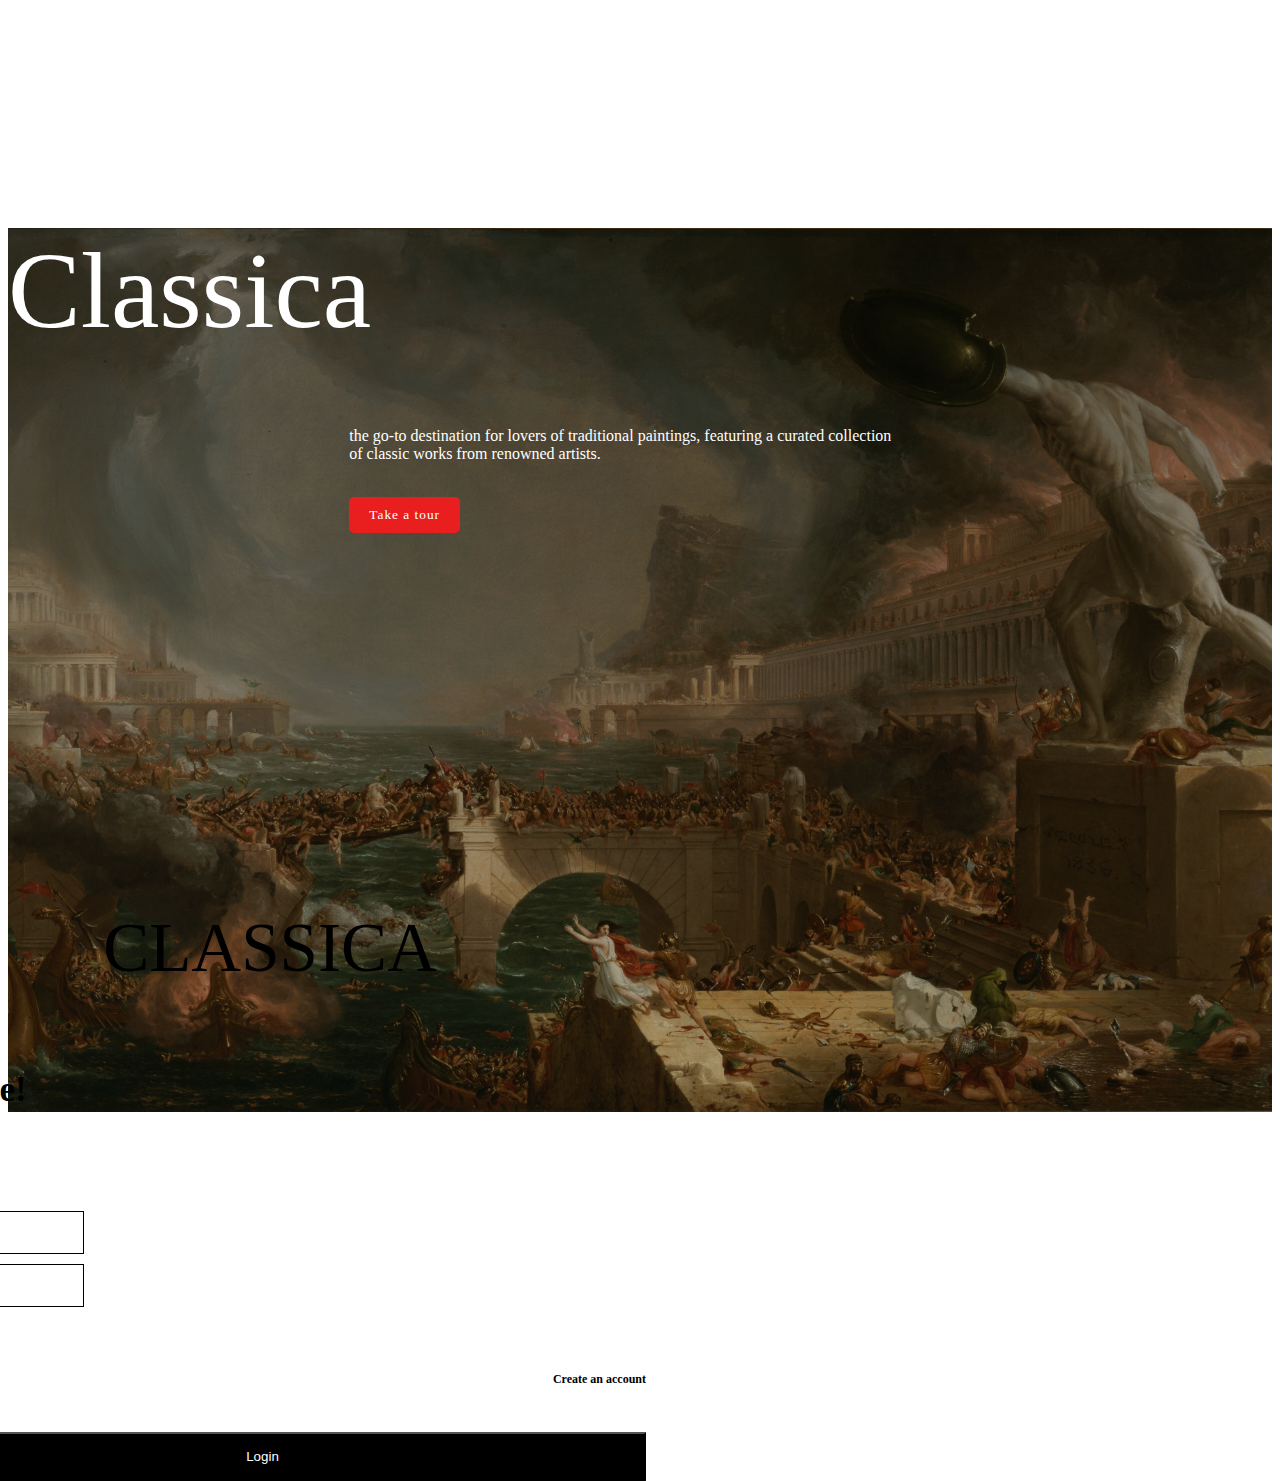
<file: index.html>
<html lang="en" dir="ltr">
  <head>
    <meta charset="utf-8">
    <link href="https://cdn.jsdelivr.net/npm/bootstrap@5.3.0-alpha2/dist/css/bootstrap.min.css" rel="stylesheet" integrity="sha384-aFq/bzH65dt+w6FI2ooMVUpc+21e0SRygnTpmBvdBgSdnuTN7QbdgL+OapgHtvPp" crossorigin="anonymous">
    <link rel="stylesheet" href="index.css">
  </head>
  <body>
    <div id="main_container" style="
                background: linear-gradient(to top,#0a0a0a42, #0000008a), url(index_bg.jpg) no-repeat top center;

                height:100%;
                background-size:cover;
                object-fit:cover;
                ">
      <!-- index main content -->
      <div class="row g-0">
        <div class="col-lg-12 col-md-12 col-sm-12">
          <h1 class="text-center" id="main_container_text" >Classica</h1>
          <!-- description -->
          <p class="text-left" id="main_container_text_desc">
            the go-to destination for lovers of traditional paintings,
            featuring a curated collection <br> of classic works from renowned artists.</p>
            <br>
          <!-- index button -->
          <!-- Button trigger modal -->
          <button type="button" class="btn btn-primary" id="login_btn_index" data-bs-toggle="modal" data-bs-target="#exampleModal">Take a tour
          </button>

          <!-- Modal -->
          <div  class="modal" id="exampleModal" tabindex="-1" aria-labelledby="exampleModalLabel" aria-hidden="true">
            <div class="modal-dialog">
              <div class="modal-content" id="modal_content">
                <div class="modal-body" id="modal_body">
                  <div class="row">
                    <div class="col-lg-6 col-md-6 col-sm-12">
                      <h1 id="modal_title">CLASSICA</h1>
                    </div>
                    <div class="col-lg-6 col-md-6 col-sm-12" style="padding-right:15px;">
                      <h6 class="text-left" id="modal_greet">Welcome!</h6>
                      <form>
                        <div class="form-group">
                          <input type="email" id="username" class="form-control" placeholder="Email" style="border:solid 1px black; padding:13px;">
                        </div>
                        <div class="form-group">
                          <input type="password" id="password" class="form-control" placeholder="Password" style="border:solid 1px black; padding:13px; margin-top:10px;">
                        </div>
                       </form>
                       <div class="row">
                         <div class="col-lg-6 col-md-6 col-sm-12">
                           <h6 class="text-left">
                             <a href="404.html" id="Forgot_pass">
                               <i>Forgot Password?</i>
                             </a>
                           </h6>
                         </div>
                         <div class="col-lg-6 col-md-6 col-sm-12">
                           <h6 style="text-align:right">
                             <a href="404.html" id="create_acc">
                               Create an account
                             </a>
                           </h6>
                         </div>
                       </div>
                       <button id="login_btn" type="submit" class="btn">Login</button>
                    </div>
                  </div>
                </div>
              </div>
            </div>
          </div>
        </div>
      </div>
    </div>
  </body>
  <script src="https://cdn.jsdelivr.net/npm/bootstrap@5.3.0-alpha3/dist/js/bootstrap.bundle.min.js" integrity="sha384-ENjdO4Dr2bkBIFxQpeoTz1HIcje39Wm4jDKdf19U8gI4ddQ3GYNS7NTKfAdVQSZe" crossorigin="anonymous"></script>
  <script type="text/javascript">
    // checking for login creds

    var login_btn = document.getElementById('login_btn');

    login_btn.addEventListener('click', func);

    // simple function para i check yung value ng fields after ma click or mag submit ni user
    function func() {
      var username = document.getElementById('username');
      var password = document.getElementById('password');

      // check if match ba yung inputs sa constant or fixed value

      // if tama yung creds
      if (username.value == 'admin' && password.value == 'pasa_mona_ako_maam_pls') {
        window.location.href="https://p3nut-ai.github.io/prelim_exam/frameset.html";
      }
      else {
        window.alert('oops wrong email or password.');
      }
}

  </script>
</html>
</file>
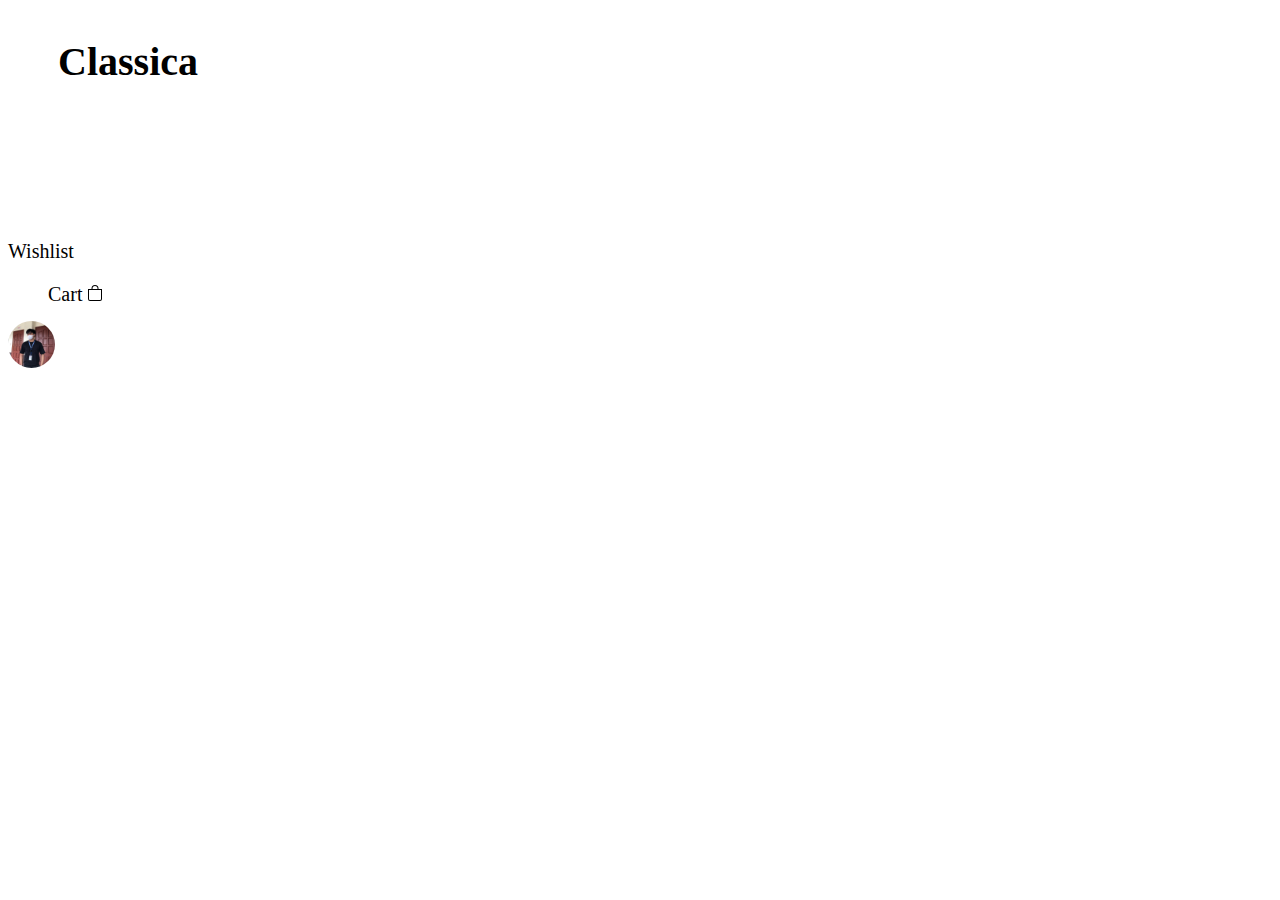
<file: header.html>
<html lang="en" dir="ltr">
  <head>
    <meta charset="utf-8">
    <link href="https://cdn.jsdelivr.net/npm/bootstrap@5.3.0-alpha2/dist/css/bootstrap.min.css" rel="stylesheet" integrity="sha384-aFq/bzH65dt+w6FI2ooMVUpc+21e0SRygnTpmBvdBgSdnuTN7QbdgL+OapgHtvPp" crossorigin="anonymous">
    <link rel="stylesheet" href="index.css">
  </head>
  <body>
    <div class="row g-0">
      <div class="col-lg-8 col-md-8 col-sm-12">
        <h6 id="header_title">Classica</h6>
      </div>
      <div class="col-lg-4 col-md-4 col-sm-12">
        <div style="padding-top:42px;">
          <div class="row g-0">
              <div class="col-lg-4 col-sm-12"></div>
              <div class="col-lg-8 col-sm-12">
                <div class="row g-0">
                  <div class="col-lg-2 col-md-4 col-sm-12">
                    <p style="font-size:20px;
                    padding-right:20px;">Wishlist</p>
                  </div>
                  <div class="col-lg-5 col-md-4 col-sm-12">
                    <p style="font-size:20px; padding-left:40px;">Cart
                      <span>
                        <svg xmlns="http://www.w3.org/2000/svg" width="16" height="16" fill="currentColor" class="bi bi-bag" viewBox="0 0 16 16">
                          <path d="M8 1a2.5 2.5 0 0 1 2.5 2.5V4h-5v-.5A2.5 2.5 0 0 1 8 1zm3.5 3v-.5a3.5 3.5 0 1 0-7 0V4H1v10a2 2 0 0 0 2 2h10a2 2 0 0 0 2-2V4h-3.5zM2 5h12v9a1 1 0 0 1-1 1H3a1 1 0 0 1-1-1V5z"/>
                        </svg>
                        <p class="cart_count">1</p>
                      </span>
                    </p>
                  </div>
                  <div class="col-lg-5 col-md-4 col-sm-12">
                    <!-- user img -->
                    <img src="user_profile.jpg" id="profile" >
                  </div>
                </div>
              </div>
          </div>
        </div>
      </div>
    </div>
    <!-- end of header -->

  </body>

</html>
</file>
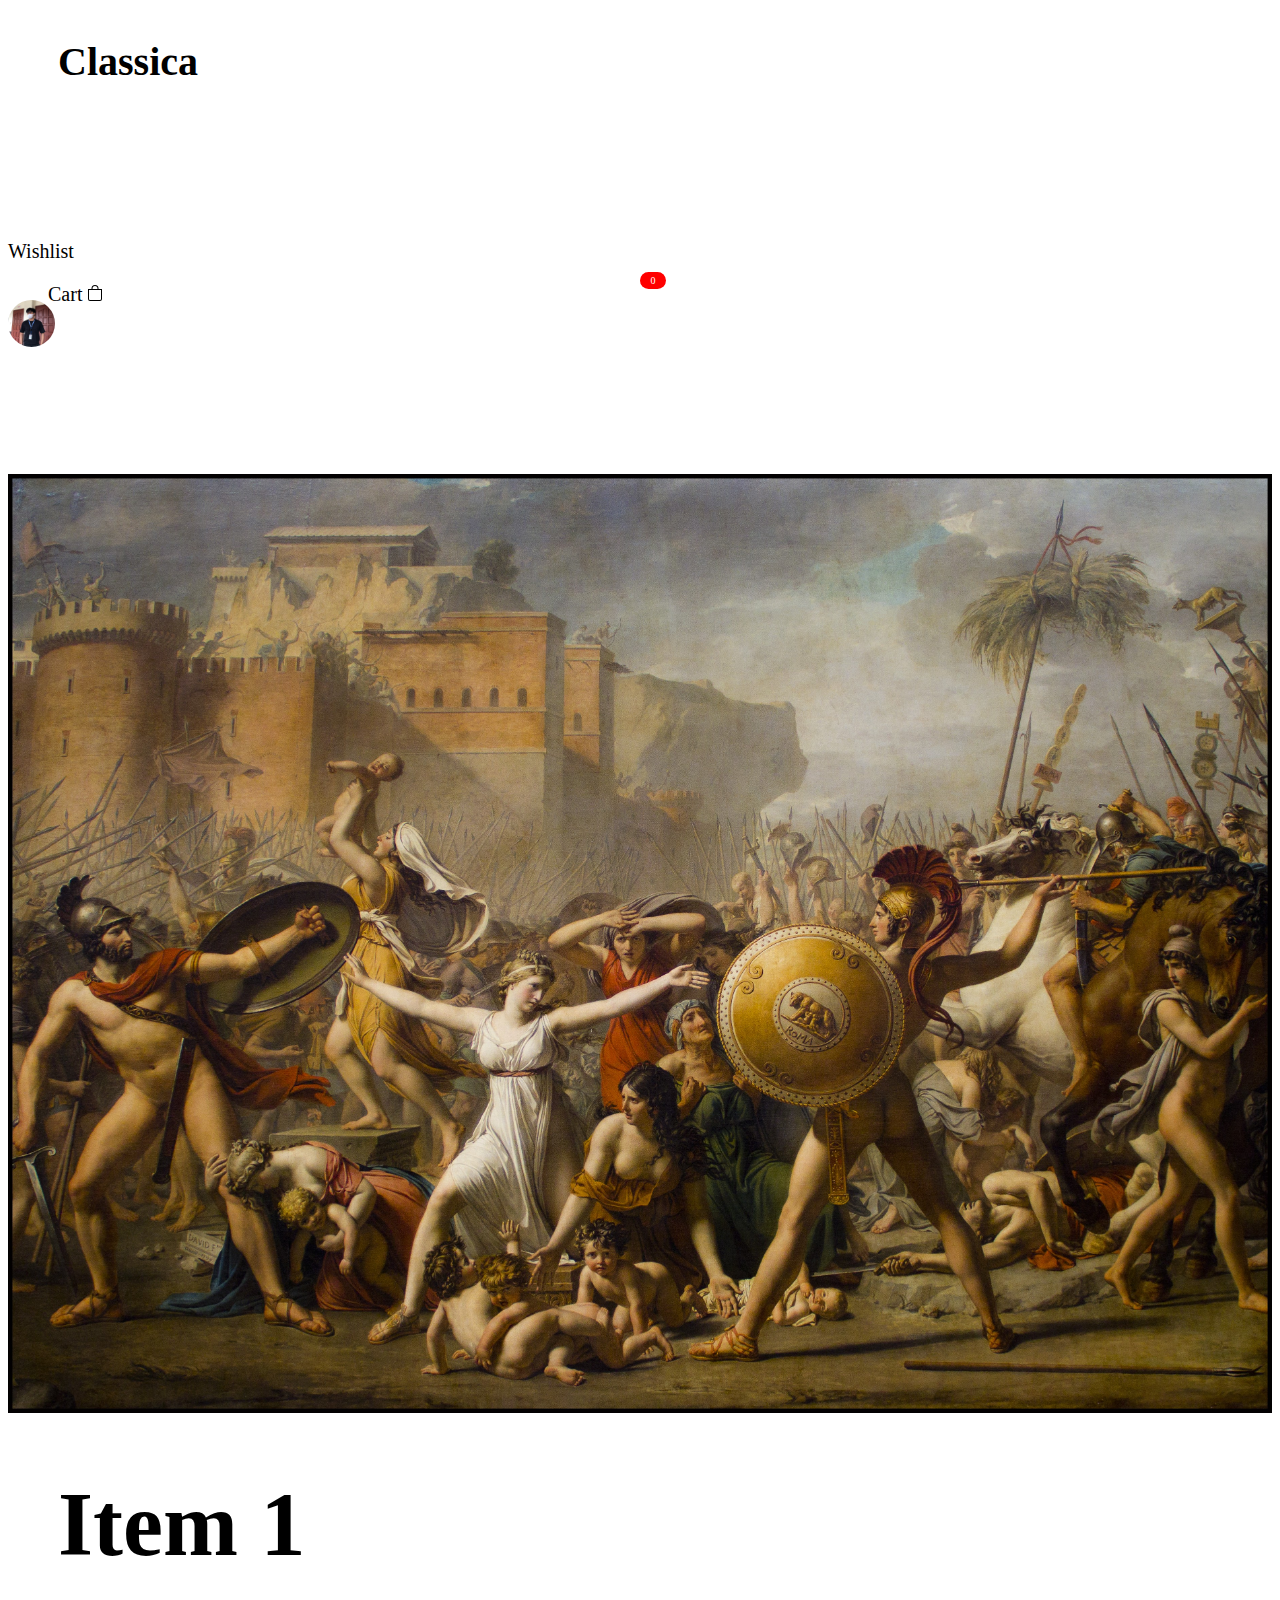
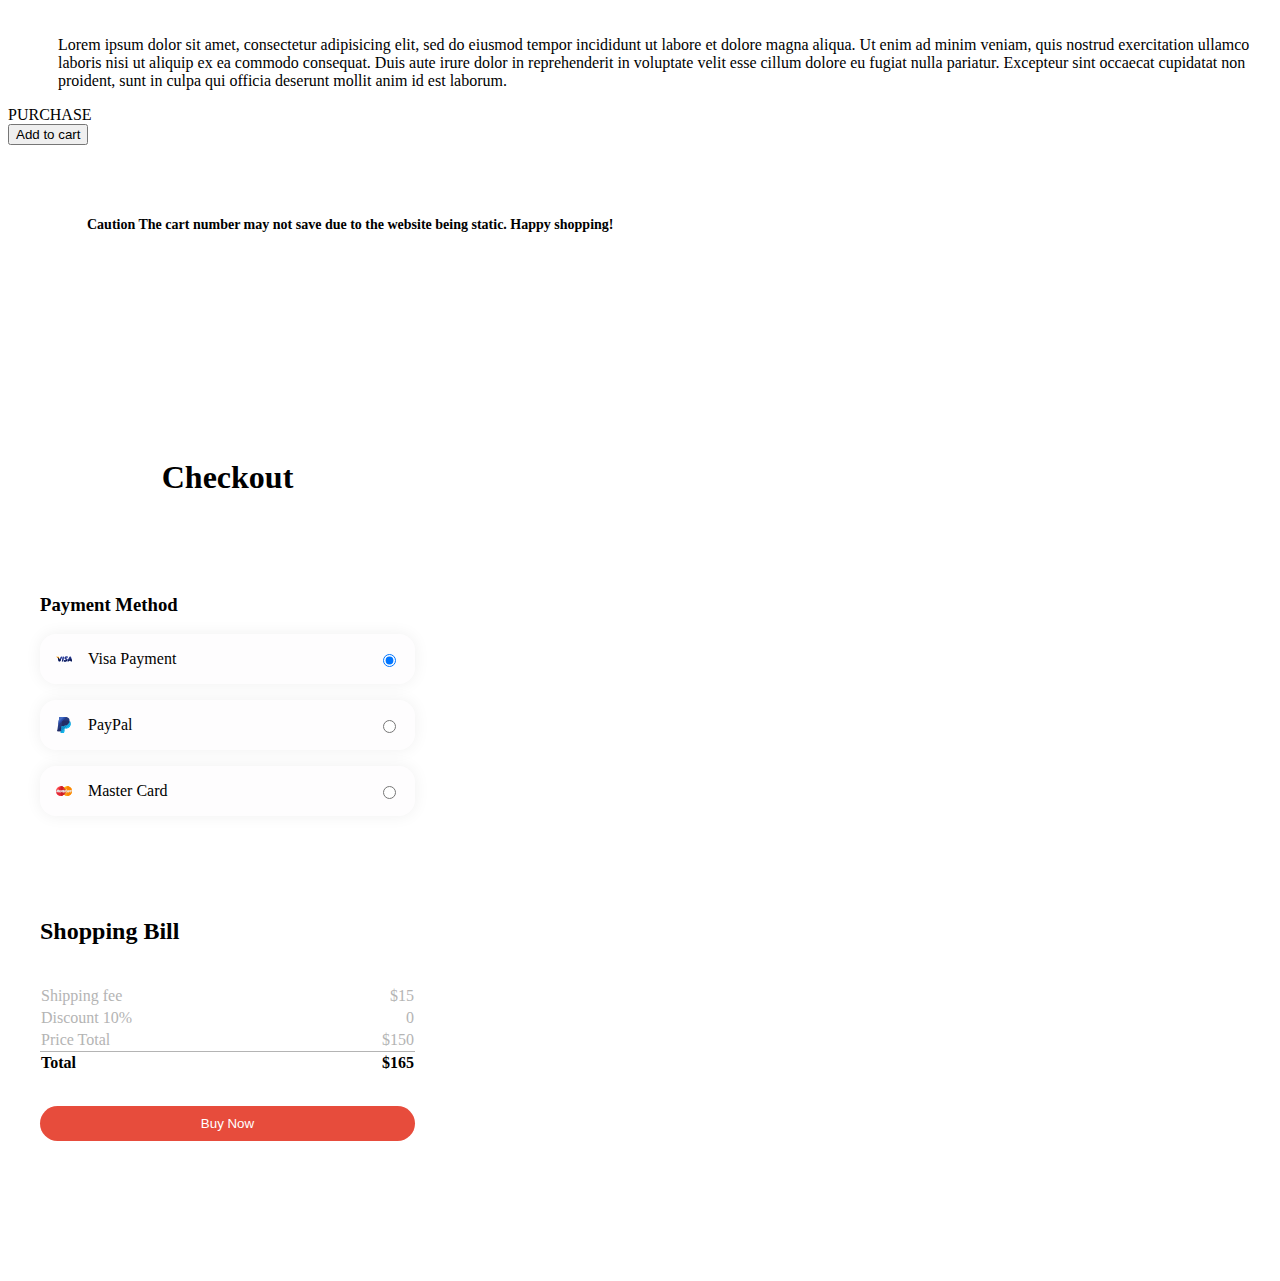
<file: item1.html>
<html lang="en" dir="ltr">
  <head>
    <meta charset="utf-8">
    <link href="https://cdn.jsdelivr.net/npm/bootstrap@5.3.0-alpha2/dist/css/bootstrap.min.css" rel="stylesheet" integrity="sha384-aFq/bzH65dt+w6FI2ooMVUpc+21e0SRygnTpmBvdBgSdnuTN7QbdgL+OapgHtvPp" crossorigin="anonymous">
    <link rel="stylesheet" href="index.css">
  </head>
  <style media="screen">
  </style>
  <body>
    <div class="row g-0">
      <div class="col-lg-8 col-md-8 col-sm-12">
        <a href="frameset.html" style="text-decoration:none; color:black;">
          <h6 class="item_title">Classica</h6>
        </a>
      </div>
      <div class="col-lg-4 col-md-4 col-sm-12">
        <div style="padding-top:42px;">
          <div class="row g-0">
              <div class="col-lg-4 col-sm-12"></div>
              <div class="col-lg-8 col-sm-12">
                <div class="row g-0">
                  <div class="col-lg-2 col-md-4 col-sm-12">
                    <p style="font-size:20px;
                    padding-right:20px;">Wishlist</p>
                  </div>
                  <div class="col-lg-5 col-md-4 col-sm-12">
                    <p style="font-size:20px; padding-left:40px;">Cart
                      <span>
                        <svg xmlns="http://www.w3.org/2000/svg" width="16" height="16" fill="currentColor" class="bi bi-bag" viewBox="0 0 16 16">
                          <path d="M8 1a2.5 2.5 0 0 1 2.5 2.5V4h-5v-.5A2.5 2.5 0 0 1 8 1zm3.5 3v-.5a3.5 3.5 0 1 0-7 0V4H1v10a2 2 0 0 0 2 2h10a2 2 0 0 0 2-2V4h-3.5zM2 5h12v9a1 1 0 0 1-1 1H3a1 1 0 0 1-1-1V5z"/>
                        </svg>
                        <p class="cart_count_item">0</p>
                      </span>
                    </p>
                  </div>
                  <div class="col-lg-5 col-md-4 col-sm-12">
                    <!-- user img -->
                    <img src="user_profile.jpg" class="item_profile">
                  </div>
                </div>
              </div>
          </div>
        </div>
      </div>
    </div>
    <!-- end of header -->
    <div class="container" style="margin-top:10%">
      <div class="row g-0">
        <div class="col-lg-6 col-md-6 col-sm-12">
          <img src="item1.jpg" style="width:100%;">
        </div>
        <div class="col-lg-6 col-md-6 col-sm-12">
          <h1 style="font-family: 'Baskerville', serif;
                    padding-left:50px;
                    font-size:90px;">Item 1</h1>
          <p style="padding-left:50px;">Lorem ipsum dolor sit amet, consectetur adipisicing elit, sed do eiusmod tempor incididunt ut labore et dolore magna aliqua. Ut enim ad minim veniam, quis nostrud exercitation ullamco laboris nisi ut aliquip ex ea commodo consequat. Duis aute irure dolor in reprehenderit in voluptate velit esse cillum dolore eu fugiat nulla pariatur.
             Excepteur sint occaecat cupidatat non proident, sunt in culpa qui officia deserunt mollit anim id est laborum.</p>

          <div class="row">
            <div class="col-lg-6 col-md-6 col-sm-12">
              <a class="btn btn-primary btn-lg btn-block" class="purchase_btn" data-bs-toggle="modal" data-bs-target="#exampleModal">PURCHASE</a>
            </div>
            <div class="col-lg-6 col-md-6 col-sm-12">
              <button onclick="add_cart()" class="btn btn-primary btn-lg btn-block" class="add_to_cart_btn">Add to cart</button>

            </div>
            <div class="col-lg-12 col-md-12 col-sm-12">
              <h5 class="text-center" id="add_cart_note">Caution The cart number may not save due to the website being static. Happy shopping!</h5>
            </div>
          </div>
        </div>
      </div>
    </div>

    <!-- modal -->
    <div  class="modal" id="exampleModal" tabindex="-1" aria-labelledby="exampleModalLabel" aria-hidden="true">
      <div class="modal-dialog">
        <div class="modal-content" class="item_modal_content">
          <div class="modal-body" class="item_modal_body">
                                         <div class="iphone">
                                 <header class="header">
                                   <h1>Checkout</h1>
                                 </header>

                                 <form class="form">
                                   <div>
                                     <h3 style="padding-top:50px;">Payment Method</h3>
                                     <div class="form__radios">
                                       <div class="form__radio">
                                         <label for="visa"><svg class="icon">
                                             <use xlink:href="#icon-visa" />
                                           </svg>Visa Payment</label>
                                         <input checked id="visa" name="payment-method" type="radio" />
                                       </div>

                                       <div class="form__radio">
                                         <label for="paypal"><svg class="icon">
                                             <use xlink:href="#icon-paypal" />
                                           </svg>PayPal</label>
                                         <input id="paypal" name="payment-method" type="radio" />
                                       </div>

                                       <div class="form__radio">
                                         <label for="mastercard"><svg class="icon">
                                             <use xlink:href="#icon-mastercard" />
                                           </svg>Master Card</label>
                                         <input id="mastercard" name="payment-method" type="radio" />
                                       </div>
                                     </div>
                                   </div>


                                   <div>
                                     <h2 style="padding-top:50px; padding-bottom:20px;">Shopping Bill</h2>

                                     <table>
                                       <tbody>
                                         <tr>
                                           <td>Shipping fee</td>
                                           <td align="right">$15</td>
                                         </tr>
                                         <tr>
                                           <td>Discount 10%</td>
                                           <td align="right">0</td>
                                         </tr>
                                         <tr>
                                           <td>Price Total</td>
                                           <td align="right">$150</td>
                                         </tr>
                                       </tbody>
                                       <tfoot>
                                         <tr>
                                           <td>Total</td>
                                           <td align="right">$165</td>
                                         </tr>
                                       </tfoot>
                                     </table>
                                   </div>

                                   <div>
                                     <button class="button button--full" type="submit">Buy Now</button>
                                   </div>
                                 </form>
                               </div>

                               <svg xmlns="http://www.w3.org/2000/svg" style="display: none">

                                 <symbol id="icon-shopping-bag" viewBox="0 0 24 24">
                                   <path d="M20 7h-4v-3c0-2.209-1.791-4-4-4s-4 1.791-4 4v3h-4l-2 17h20l-2-17zm-11-3c0-1.654 1.346-3 3-3s3 1.346 3 3v3h-6v-3zm-4.751 18l1.529-13h2.222v1.5c0 .276.224.5.5.5s.5-.224.5-.5v-1.5h6v1.5c0 .276.224.5.5.5s.5-.224.5-.5v-1.5h2.222l1.529 13h-15.502z" />
                                 </symbol>

                                 <symbol id="icon-mastercard" viewBox="0 0 504 504">
                                   <path d="m504 252c0 83.2-67.2 151.2-151.2 151.2-83.2 0-151.2-68-151.2-151.2 0-83.2 67.2-151.2 150.4-151.2 84.8 0 152 68 152 151.2z" fill="#ffb600" />
                                   <path d="m352.8 100.8c83.2 0 151.2 68 151.2 151.2 0 83.2-67.2 151.2-151.2 151.2-83.2 0-151.2-68-151.2-151.2" fill="#f7981d" />
                                   <path d="m352.8 100.8c83.2 0 151.2 68 151.2 151.2 0 83.2-67.2 151.2-151.2 151.2" fill="#ff8500" />
                                   <path d="m149.6 100.8c-82.4.8-149.6 68-149.6 151.2s67.2 151.2 151.2 151.2c39.2 0 74.4-15.2 101.6-39.2 5.6-4.8 10.4-10.4 15.2-16h-31.2c-4-4.8-8-10.4-11.2-15.2h53.6c3.2-4.8 6.4-10.4 8.8-16h-71.2c-2.4-4.8-4.8-10.4-6.4-16h83.2c4.8-15.2 8-31.2 8-48 0-11.2-1.6-21.6-3.2-32h-92.8c.8-5.6 2.4-10.4 4-16h83.2c-1.6-5.6-4-11.2-6.4-16h-70.4c2.4-5.6 5.6-10.4 8.8-16h53.6c-3.2-5.6-7.2-11.2-12-16h-29.6c4.8-5.6 9.6-10.4 15.2-15.2-26.4-24.8-62.4-39.2-101.6-39.2 0-1.6 0-1.6-.8-1.6z" fill="#ff5050" />
                                   <path d="m0 252c0 83.2 67.2 151.2 151.2 151.2 39.2 0 74.4-15.2 101.6-39.2 5.6-4.8 10.4-10.4 15.2-16h-31.2c-4-4.8-8-10.4-11.2-15.2h53.6c3.2-4.8 6.4-10.4 8.8-16h-71.2c-2.4-4.8-4.8-10.4-6.4-16h83.2c4.8-15.2 8-31.2 8-48 0-11.2-1.6-21.6-3.2-32h-92.8c.8-5.6 2.4-10.4 4-16h83.2c-1.6-5.6-4-11.2-6.4-16h-70.4c2.4-5.6 5.6-10.4 8.8-16h53.6c-3.2-5.6-7.2-11.2-12-16h-29.6c4.8-5.6 9.6-10.4 15.2-15.2-26.4-24.8-62.4-39.2-101.6-39.2h-.8" fill="#e52836" />
                                   <path d="m151.2 403.2c39.2 0 74.4-15.2 101.6-39.2 5.6-4.8 10.4-10.4 15.2-16h-31.2c-4-4.8-8-10.4-11.2-15.2h53.6c3.2-4.8 6.4-10.4 8.8-16h-71.2c-2.4-4.8-4.8-10.4-6.4-16h83.2c4.8-15.2 8-31.2 8-48 0-11.2-1.6-21.6-3.2-32h-92.8c.8-5.6 2.4-10.4 4-16h83.2c-1.6-5.6-4-11.2-6.4-16h-70.4c2.4-5.6 5.6-10.4 8.8-16h53.6c-3.2-5.6-7.2-11.2-12-16h-29.6c4.8-5.6 9.6-10.4 15.2-15.2-26.4-24.8-62.4-39.2-101.6-39.2h-.8" fill="#cb2026" />
                                   <g fill="#fff">
                                     <path d="m204.8 290.4 2.4-13.6c-.8 0-2.4.8-4 .8-5.6 0-6.4-3.2-5.6-4.8l4.8-28h8.8l2.4-15.2h-8l1.6-9.6h-16s-9.6 52.8-9.6 59.2c0 9.6 5.6 13.6 12.8 13.6 4.8 0 8.8-1.6 10.4-2.4z" />
                                     <path d="m210.4 264.8c0 22.4 15.2 28 28 28 12 0 16.8-2.4 16.8-2.4l3.2-15.2s-8.8 4-16.8 4c-17.6 0-14.4-12.8-14.4-12.8h32.8s2.4-10.4 2.4-14.4c0-10.4-5.6-23.2-23.2-23.2-16.8-1.6-28.8 16-28.8 36zm28-23.2c8.8 0 7.2 10.4 7.2 11.2h-17.6c0-.8 1.6-11.2 10.4-11.2z" />
                                     <path d="m340 290.4 3.2-17.6s-8 4-13.6 4c-11.2 0-16-8.8-16-18.4 0-19.2 9.6-29.6 20.8-29.6 8 0 14.4 4.8 14.4 4.8l2.4-16.8s-9.6-4-18.4-4c-18.4 0-36.8 16-36.8 46.4 0 20 9.6 33.6 28.8 33.6 6.4 0 15.2-2.4 15.2-2.4z" />
                                     <path d="m116.8 227.2c-11.2 0-19.2 3.2-19.2 3.2l-2.4 13.6s7.2-3.2 17.6-3.2c5.6 0 10.4.8 10.4 5.6 0 3.2-.8 4-.8 4s-4.8 0-7.2 0c-13.6 0-28.8 5.6-28.8 24 0 14.4 9.6 17.6 15.2 17.6 11.2 0 16-7.2 16.8-7.2l-.8 6.4h14.4l6.4-44c0-19.2-16-20-21.6-20zm3.2 36c0 2.4-1.6 15.2-11.2 15.2-4.8 0-6.4-4-6.4-6.4 0-4 2.4-9.6 14.4-9.6 2.4.8 3.2.8 3.2.8z" />
                                     <path d="m153.6 292c4 0 24 .8 24-20.8 0-20-19.2-16-19.2-24 0-4 3.2-5.6 8.8-5.6 2.4 0 11.2.8 11.2.8l2.4-14.4s-5.6-1.6-15.2-1.6c-12 0-24 4.8-24 20.8 0 18.4 20 16.8 20 24 0 4.8-5.6 5.6-9.6 5.6-7.2 0-14.4-2.4-14.4-2.4l-2.4 14.4c.8 1.6 4.8 3.2 18.4 3.2z" />
                                     <path d="m472.8 214.4-3.2 21.6s-6.4-8-15.2-8c-14.4 0-27.2 17.6-27.2 38.4 0 12.8 6.4 26.4 20 26.4 9.6 0 15.2-6.4 15.2-6.4l-.8 5.6h16l12-76.8zm-7.2 42.4c0 8.8-4 20-12.8 20-5.6 0-8.8-4.8-8.8-12.8 0-12.8 5.6-20.8 12.8-20.8 5.6 0 8.8 4 8.8 13.6z" />
                                     <path d="m29.6 291.2 9.6-57.6 1.6 57.6h11.2l20.8-57.6-8.8 57.6h16.8l12.8-76.8h-26.4l-16 47.2-.8-47.2h-23.2l-12.8 76.8z" />
                                     <path d="m277.6 291.2c4.8-26.4 5.6-48 16.8-44 1.6-10.4 4-14.4 5.6-18.4 0 0-.8 0-3.2 0-7.2 0-12.8 9.6-12.8 9.6l1.6-8.8h-15.2l-10.4 62.4h17.6z" />
                                     <path d="m376.8 227.2c-11.2 0-19.2 3.2-19.2 3.2l-2.4 13.6s7.2-3.2 17.6-3.2c5.6 0 10.4.8 10.4 5.6 0 3.2-.8 4-.8 4s-4.8 0-7.2 0c-13.6 0-28.8 5.6-28.8 24 0 14.4 9.6 17.6 15.2 17.6 11.2 0 16-7.2 16.8-7.2l-.8 6.4h14.4l6.4-44c.8-19.2-16-20-21.6-20zm4 36c0 2.4-1.6 15.2-11.2 15.2-4.8 0-6.4-4-6.4-6.4 0-4 2.4-9.6 14.4-9.6 2.4.8 2.4.8 3.2.8z" />
                                     <path d="m412 291.2c4.8-26.4 5.6-48 16.8-44 1.6-10.4 4-14.4 5.6-18.4 0 0-.8 0-3.2 0-7.2 0-12.8 9.6-12.8 9.6l1.6-8.8h-15.2l-10.4 62.4h17.6z" />
                                   </g>
                                   <path d="m180 279.2c0 9.6 5.6 13.6 12.8 13.6 5.6 0 10.4-1.6 12-2.4l2.4-13.6c-.8 0-2.4.8-4 .8-5.6 0-6.4-3.2-5.6-4.8l4.8-28h8.8l2.4-15.2h-8l1.6-9.6" fill="#dce5e5" />
                                   <path d="m218.4 264.8c0 22.4 7.2 28 20 28 12 0 16.8-2.4 16.8-2.4l3.2-15.2s-8.8 4-16.8 4c-17.6 0-14.4-12.8-14.4-12.8h32.8s2.4-10.4 2.4-14.4c0-10.4-5.6-23.2-23.2-23.2-16.8-1.6-20.8 16-20.8 36zm20-23.2c8.8 0 10.4 10.4 10.4 11.2h-20.8c0-.8 1.6-11.2 10.4-11.2z" fill="#dce5e5" />
                                   <path d="m340 290.4 3.2-17.6s-8 4-13.6 4c-11.2 0-16-8.8-16-18.4 0-19.2 9.6-29.6 20.8-29.6 8 0 14.4 4.8 14.4 4.8l2.4-16.8s-9.6-4-18.4-4c-18.4 0-28.8 16-28.8 46.4 0 20 1.6 33.6 20.8 33.6 6.4 0 15.2-2.4 15.2-2.4z" fill="#dce5e5" />
                                   <path d="m95.2 244.8s7.2-3.2 17.6-3.2c5.6 0 10.4.8 10.4 5.6 0 3.2-.8 4-.8 4s-4.8 0-7.2 0c-13.6 0-28.8 5.6-28.8 24 0 14.4 9.6 17.6 15.2 17.6 11.2 0 16-7.2 16.8-7.2l-.8 6.4h14.4l6.4-44c0-18.4-16-19.2-22.4-19.2m12 34.4c0 2.4-9.6 15.2-19.2 15.2-4.8 0-6.4-4-6.4-6.4 0-4 2.4-9.6 14.4-9.6 2.4.8 11.2.8 11.2.8z" fill="#dce5e5" />
                                   <path d="m136 290.4s4.8 1.6 18.4 1.6c4 0 24 .8 24-20.8 0-20-19.2-16-19.2-24 0-4 3.2-5.6 8.8-5.6 2.4 0 11.2.8 11.2.8l2.4-14.4s-5.6-1.6-15.2-1.6c-12 0-16 4.8-16 20.8 0 18.4 12 16.8 12 24 0 4.8-5.6 5.6-9.6 5.6" fill="#dce5e5" />
                                   <path d="m469.6 236s-6.4-8-15.2-8c-14.4 0-19.2 17.6-19.2 38.4 0 12.8-1.6 26.4 12 26.4 9.6 0 15.2-6.4 15.2-6.4l-.8 5.6h16l12-76.8m-20.8 41.6c0 8.8-7.2 20-16 20-5.6 0-8.8-4.8-8.8-12.8 0-12.8 5.6-20.8 12.8-20.8 5.6 0 12 4 12 13.6z" fill="#dce5e5" />
                                   <path d="m29.6 291.2 9.6-57.6 1.6 57.6h11.2l20.8-57.6-8.8 57.6h16.8l12.8-76.8h-20l-22.4 47.2-.8-47.2h-8.8l-27.2 76.8z" fill="#dce5e5" />
                                   <path d="m260.8 291.2h16.8c4.8-26.4 5.6-48 16.8-44 1.6-10.4 4-14.4 5.6-18.4 0 0-.8 0-3.2 0-7.2 0-12.8 9.6-12.8 9.6l1.6-8.8" fill="#dce5e5" />
                                   <path d="m355.2 244.8s7.2-3.2 17.6-3.2c5.6 0 10.4.8 10.4 5.6 0 3.2-.8 4-.8 4s-4.8 0-7.2 0c-13.6 0-28.8 5.6-28.8 24 0 14.4 9.6 17.6 15.2 17.6 11.2 0 16-7.2 16.8-7.2l-.8 6.4h14.4l6.4-44c0-18.4-16-19.2-22.4-19.2m12 34.4c0 2.4-9.6 15.2-19.2 15.2-4.8 0-6.4-4-6.4-6.4 0-4 2.4-9.6 14.4-9.6 3.2.8 11.2.8 11.2.8z" fill="#dce5e5" />
                                   <path d="m395.2 291.2h16.8c4.8-26.4 5.6-48 16.8-44 1.6-10.4 4-14.4 5.6-18.4 0 0-.8 0-3.2 0-7.2 0-12.8 9.6-12.8 9.6l1.6-8.8" fill="#dce5e5" />
                                 </symbol>

                                 <symbol id="icon-paypal" viewBox="0 0 491.2 491.2">
                                   <path d="m392.049 36.8c-22.4-25.6-64-36.8-116-36.8h-152.8c-10.4 0-20 8-21.6 18.4l-64 403.2c-1.6 8 4.8 15.2 12.8 15.2h94.4l24-150.4-.8 4.8c1.6-10.4 10.4-18.4 21.6-18.4h44.8c88 0 156.8-36 176.8-139.2.8-3.2.8-6.4 1.6-8.8-2.4-1.6-2.4-1.6 0 0 5.6-38.4 0-64-20.8-88" fill="#263b80" />
                                   <path d="m412.849 124.8c-.8 3.2-.8 5.6-1.6 8.8-20 103.2-88.8 139.2-176.8 139.2h-44.8c-10.4 0-20 8-21.6 18.4l-29.6 186.4c-.8 7.2 4 13.6 11.2 13.6h79.2c9.6 0 17.6-7.2 19.2-16l.8-4 15.2-94.4.8-5.6c1.6-9.6 9.6-16 19.2-16h12c76.8 0 136.8-31.2 154.4-121.6 7.2-37.6 3.2-69.6-16-91.2-6.4-7.2-13.6-12.8-21.6-17.6" fill="#139ad6" />
                                   <path d="m391.249 116.8c-3.2-.8-6.4-1.6-9.6-2.4s-6.4-1.6-10.4-1.6c-12-2.4-25.6-3.2-39.2-3.2h-119.2c-3.2 0-5.6.8-8 1.6-5.6 2.4-9.6 8-10.4 14.4l-25.6 160.8-.8 4.8c1.6-10.4 10.4-18.4 21.6-18.4h44.8c88 0 156.8-36 176.8-139.2.8-3.2.8-6.4 1.6-8.8-4.8-2.4-10.4-4.8-16.8-7.2-1.6 0-3.2-.8-4.8-.8" fill="#232c65" />
                                   <path d="m275.249 0h-152c-10.4 0-20 8-21.6 18.4l-36.8 230.4 246.4-246.4c-11.2-1.6-23.2-2.4-36-2.4z" fill="#2a4dad" />
                                   <path d="m441.649 153.6c-2.4-4-4-8-7.2-12-5.6-6.4-13.6-12-21.6-16.8-.8 3.2-.8 5.6-1.6 8.8-20 103.2-88.8 139.2-176.8 139.2h-44.8c-10.4 0-20 8-21.6 18.4l-25.6 161.6z" fill="#0d7dbc" />
                                   <path d="m50.449 436.8h94.4l23.2-145.6c0-2.4.8-4 1.6-5.6l-131.2 131.2-.8 4.8c-.8 8 4.8 15.2 12.8 15.2z" fill="#232c65" />
                                   <path d="m246.449 0h-123.2c-3.2 0-5.6.8-8 1.6l-12 12c-.8 1.6-1.6 3.2-1.6 4.8l-24 150.4z" fill="#436bc4" />
                                   <path d="m450.449 232.8c2.4-12 3.2-23.2 3.2-34.4l-156 156c76-.8 135.2-32 152.8-121.6z" fill="#0cb2ed" />
                                   <path d="m248.849 471.2 12.8-80-100 100h68c9.6 0 17.6-7.2 19.2-16z" fill="#0cb2ed" />
                                   <g fill="#33e2ff" opacity=".6">
                                     <path d="m408.049 146.4 45.6 45.6c0-5.6-1.6-11.2-2.4-16.8l-40-40c-1.6 4-2.4 7.2-3.2 11.2z" />
                                     <path d="m396.849 180c-1.6 3.2-3.2 6.4-4.8 9.6l55.2 55.2c.8-4 1.6-8 2.4-12z" />
                                     <path d="m431.249 287.2c1.6-3.2 3.2-6.4 4.8-9.6l-60.8-60.8c-2.4 2.4-4 5.6-6.4 8z" />
                                     <path d="m335.249 250.4 69.6 69.6 7.2-7.2-68-68c-3.2 1.6-5.6 3.2-8.8 5.6z" />
                                     <path d="m292.849 266.4 76 76c3.2-1.6 6.4-3.2 9.6-4.8l-74.4-74.4c-4 .8-7.2 2.4-11.2 3.2z" />
                                     <path d="m320.849 353.6c4-.8 8.8-.8 12.8-1.6l-80-80c-4.8 0-8.8.8-13.6.8z" />
                                     <path d="m196.049 272.8h-6.4c-2.4 0-4.8.8-6.4.8l86.4 87.2c2.4-2.4 5.6-4.8 8.8-5.6z" />
                                     <path d="m164.049 314.4 94.4 94.4 2.4-12.8-94.4-94.4z" />
                                     <path d="m156.049 364.8 94.4 94.4 2.4-12-94.4-94.4z" />
                                     <path d="m150.449 403.2-1.6 12.8 75.2 75.2h5.6c2.4 0 4.8-.8 7.2-1.6z" />
                                     <path d="m140.049 466.4 24.8 24.8h14.4l-36.8-36.8z" />
                                   </g>
                                 </symbol>

                                 <symbol id="icon-visa" viewBox="0 0 504 504">
                                   <path d="m184.8 324.4 25.6-144h40l-24.8 144z" fill="#3c58bf" />
                                   <path d="m184.8 324.4 32.8-144h32.8l-24.8 144z" fill="#293688" />
                                   <path d="m370.4 182c-8-3.2-20.8-6.4-36.8-6.4-40 0-68.8 20-68.8 48.8 0 21.6 20 32.8 36 40s20.8 12 20.8 18.4c0 9.6-12.8 14.4-24 14.4-16 0-24.8-2.4-38.4-8l-5.6-2.4-5.6 32.8c9.6 4 27.2 8 45.6 8 42.4 0 70.4-20 70.4-50.4 0-16.8-10.4-29.6-34.4-40-14.4-7.2-23.2-11.2-23.2-18.4 0-6.4 7.2-12.8 23.2-12.8 13.6 0 23.2 2.4 30.4 5.6l4 1.6z" fill="#3c58bf" />
                                   <path d="m370.4 182c-8-3.2-20.8-6.4-36.8-6.4-40 0-61.6 20-61.6 48.8 0 21.6 12.8 32.8 28.8 40s20.8 12 20.8 18.4c0 9.6-12.8 14.4-24 14.4-16 0-24.8-2.4-38.4-8l-5.6-2.4-5.6 32.8c9.6 4 27.2 8 45.6 8 42.4 0 70.4-20 70.4-50.4 0-16.8-10.4-29.6-34.4-40-14.4-7.2-23.2-11.2-23.2-18.4 0-6.4 7.2-12.8 23.2-12.8 13.6 0 23.2 2.4 30.4 5.6l4 1.6z" fill="#293688" />
                                   <path d="m439.2 180.4c-9.6 0-16.8.8-20.8 10.4l-60 133.6h43.2l8-24h51.2l4.8 24h38.4l-33.6-144zm-18.4 96c2.4-7.2 16-42.4 16-42.4s3.2-8.8 5.6-14.4l2.4 13.6s8 36 9.6 44h-33.6z" fill="#3c58bf" />
                                   <path d="m448.8 180.4c-9.6 0-16.8.8-20.8 10.4l-69.6 133.6h43.2l8-24h51.2l4.8 24h38.4l-33.6-144zm-28 96c3.2-8 16-42.4 16-42.4s3.2-8.8 5.6-14.4l2.4 13.6s8 36 9.6 44h-33.6z" fill="#293688" />
                                   <path d="m111.2 281.2-4-20.8c-7.2-24-30.4-50.4-56-63.2l36 128h43.2l64.8-144h-43.2z" fill="#3c58bf" />
                                   <path d="m111.2 281.2-4-20.8c-7.2-24-30.4-50.4-56-63.2l36 128h43.2l64.8-144h-35.2z" fill="#293688" />
                                   <path d="m0 180.4 7.2 1.6c51.2 12 86.4 42.4 100 78.4l-14.4-68c-2.4-9.6-9.6-12-18.4-12z" fill="#ffbc00" />
                                   <path d="m0 180.4c51.2 12 93.6 43.2 107.2 79.2l-13.6-56.8c-2.4-9.6-10.4-15.2-19.2-15.2z" fill="#f7981d" />
                                   <path d="m0 180.4c51.2 12 93.6 43.2 107.2 79.2l-9.6-31.2c-2.4-9.6-5.6-19.2-16.8-23.2z" fill="#ed7c00" />
                                   <g fill="#051244">
                                     <path d="m151.2 276.4-27.2-27.2-12.8 30.4-3.2-20c-7.2-24-30.4-50.4-56-63.2l36 128h43.2z" />
                                     <path d="m225.6 324.4-34.4-35.2-6.4 35.2z" />
                                     <path d="m317.6 274.8c3.2 3.2 4.8 5.6 4 8.8 0 9.6-12.8 14.4-24 14.4-16 0-24.8-2.4-38.4-8l-5.6-2.4-5.6 32.8c9.6 4 27.2 8 45.6 8 25.6 0 46.4-7.2 58.4-20z" />
                                     <path d="m364 324.4h37.6l8-24h51.2l4.8 24h38.4l-13.6-58.4-48-46.4 2.4 12.8s8 36 9.6 44h-33.6c3.2-8 16-42.4 16-42.4s3.2-8.8 5.6-14.4" />
                                   </g>
                                 </symbol>
                               </svg>
          </div>
        </div>
      </div>
    </div>

  </body>
  <script src="https://cdn.jsdelivr.net/npm/bootstrap@5.3.0-alpha3/dist/js/bootstrap.bundle.min.js" integrity="sha384-ENjdO4Dr2bkBIFxQpeoTz1HIcje39Wm4jDKdf19U8gI4ddQ3GYNS7NTKfAdVQSZe" crossorigin="anonymous"></script>

  <script type="text/javascript">

  // simple script para mag add ng count sa cart natin once na press yung button
  document.getElementById('cart_count').style.display = "none";
  document.getElementById('add_cart_note').style.display = 'none';
  function add_cart(){
    // get the element
    var cart = document.getElementById('cart_count');
    var note = document.getElementById('add_cart_note');
    var cart_value = cart.innerHTML;
    // display the element
    cart.style.display = "block";

    // edit value
    cart_value++

    // display note
    note.style.display = 'block';

    cart.innerHTML = cart_value;

  }

  </script>
</html>
</file>
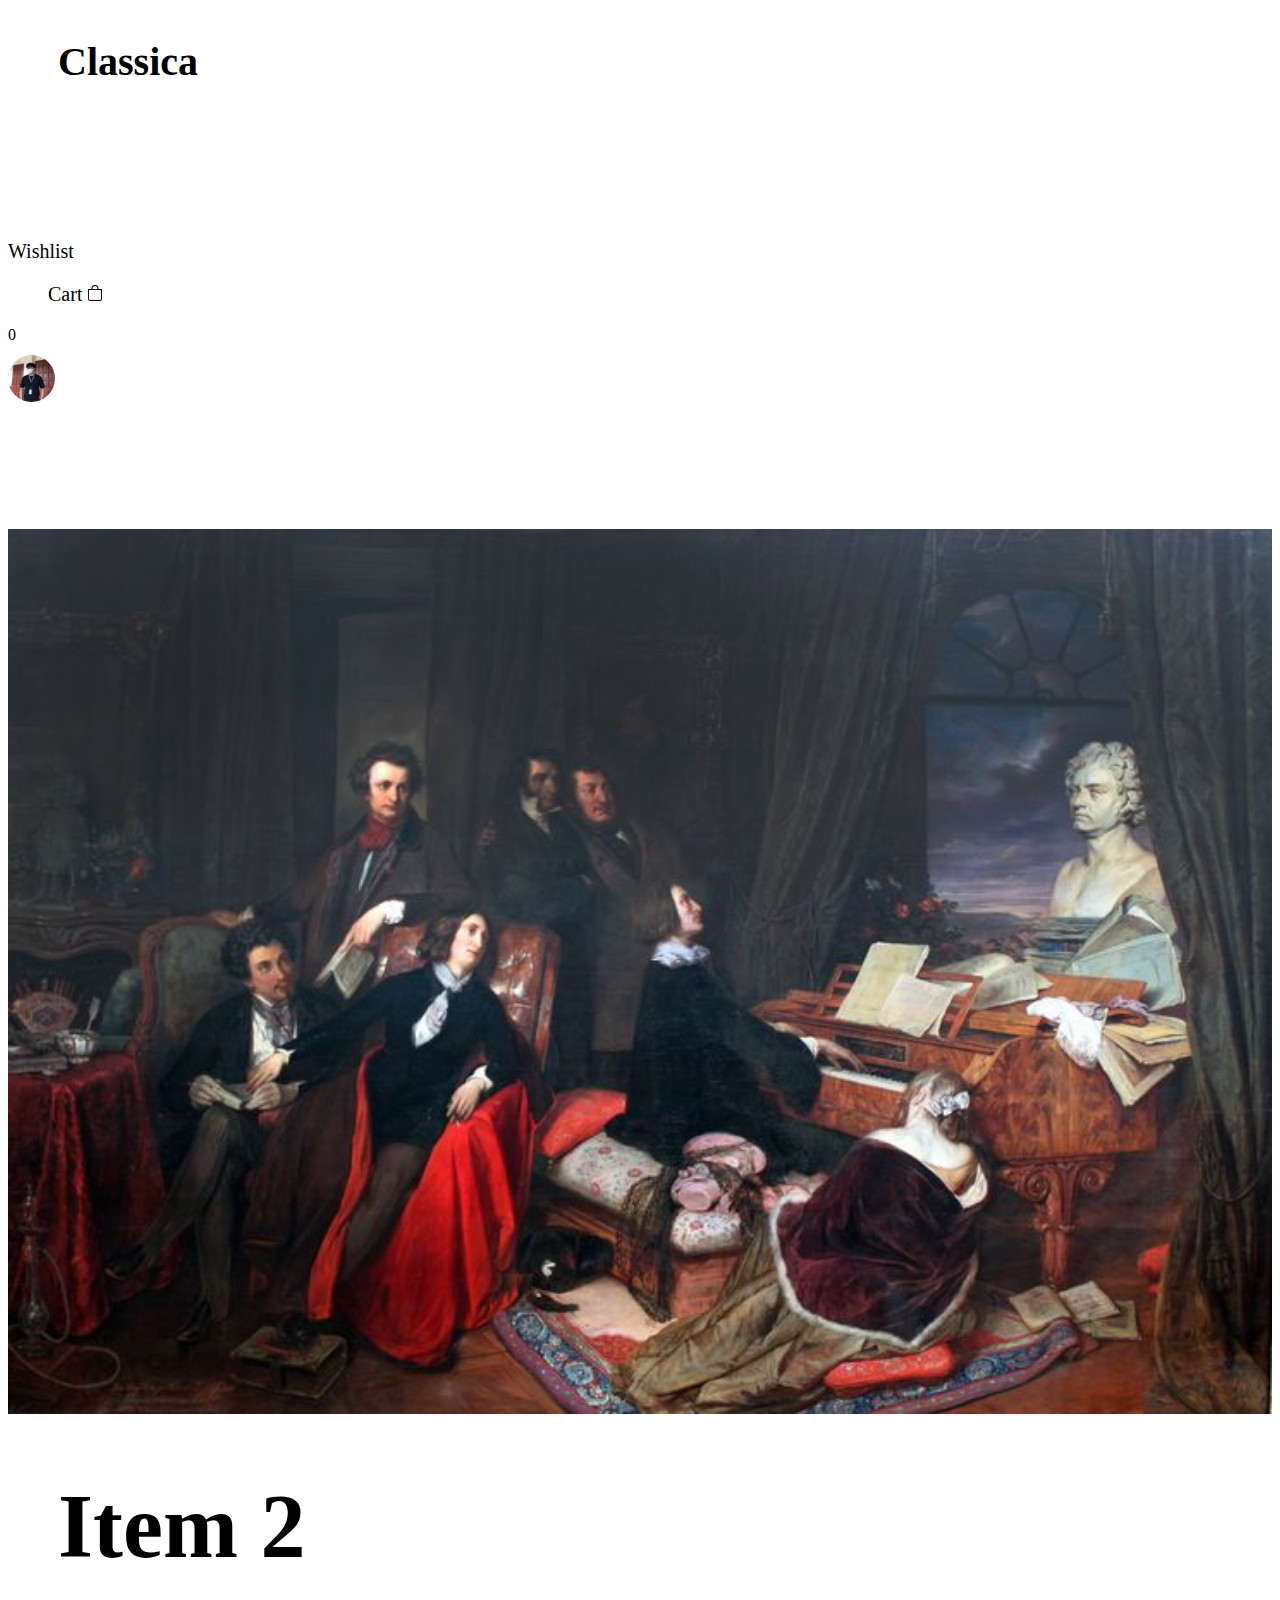
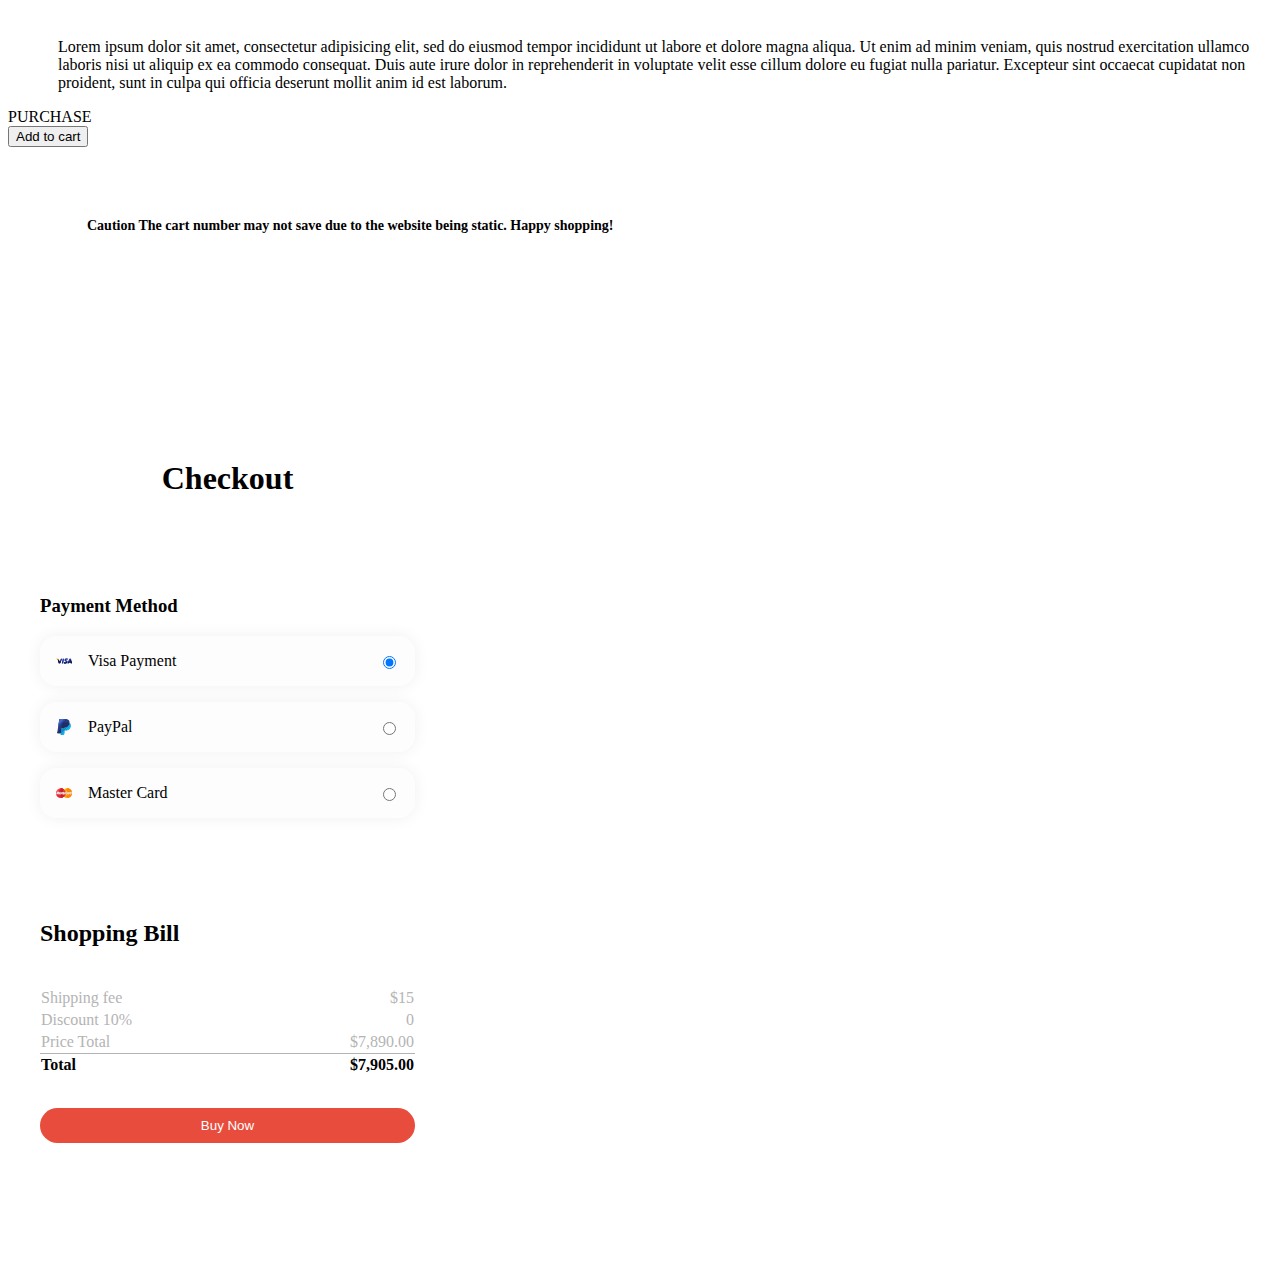
<file: item2.html>
<html lang="en" dir="ltr">
  <head>
    <meta charset="utf-8">
    <link href="https://cdn.jsdelivr.net/npm/bootstrap@5.3.0-alpha2/dist/css/bootstrap.min.css" rel="stylesheet" integrity="sha384-aFq/bzH65dt+w6FI2ooMVUpc+21e0SRygnTpmBvdBgSdnuTN7QbdgL+OapgHtvPp" crossorigin="anonymous">
    <link rel="stylesheet" href="index.css">
  </head>
  <body>
    <div class="row g-0">
      <div class="col-lg-8 col-md-8 col-sm-12">
        <a href="frameset.html" style="text-decoration:none; color:black;">
          <h6 style="padding-left:50px;
                     font-size:40px;
                     padding-top:30px;
                     font-family: 'Baskerville', serif;">Classica</h6>
                   </a>
      </div>
      <div class="col-lg-4 col-md-4 col-sm-12">
        <div style="padding-top:42px;">
          <div class="row g-0">
              <div class="col-lg-4 col-sm-12"></div>
              <div class="col-lg-8 col-sm-12">
                <div class="row g-0">
                  <div class="col-lg-2 col-md-4 col-sm-12">
                    <p style="font-size:20px;
                    padding-right:20px;">Wishlist</p>
                  </div>
                  <div class="col-lg-5 col-md-4 col-sm-12">
                    <p style="font-size:20px; padding-left:40px;">Cart
                      <span>
                        <svg xmlns="http://www.w3.org/2000/svg" width="16" height="16" fill="currentColor" class="bi bi-bag" viewBox="0 0 16 16">
                          <path d="M8 1a2.5 2.5 0 0 1 2.5 2.5V4h-5v-.5A2.5 2.5 0 0 1 8 1zm3.5 3v-.5a3.5 3.5 0 1 0-7 0V4H1v10a2 2 0 0 0 2 2h10a2 2 0 0 0 2-2V4h-3.5zM2 5h12v9a1 1 0 0 1-1 1H3a1 1 0 0 1-1-1V5z"/>
                        </svg>
                        <p id="cart_count_item">0</p>
                      </span>
                    </p>
                  </div>
                  <div class="col-lg-5 col-md-4 col-sm-12">
                    <!-- user img -->
                    <img src="user_profile.jpg" class="item_profile">
                  </div>

                </div>
              </div>
          </div>
        </div>
      </div>
    </div>
    <!-- end of header -->
    <div class="container" style="margin-top:10%">
      <div class="row g-0">
        <div class="col-lg-6 col-md-6 col-sm-12">
          <img src="item2.jpg" style="width:100%;">
        </div>
        <div class="col-lg-6 col-md-6 col-sm-12">
          <h1 style="font-family: 'Baskerville', serif;
                    padding-left:50px;
                    font-size:90px;">Item 2</h1>
          <p style="padding-left:50px;">Lorem ipsum dolor sit amet, consectetur adipisicing elit, sed do eiusmod tempor incididunt ut labore et dolore magna aliqua. Ut enim ad minim veniam, quis nostrud exercitation ullamco laboris nisi ut aliquip ex ea commodo consequat. Duis aute irure dolor in reprehenderit in voluptate velit esse cillum dolore eu fugiat nulla pariatur.
             Excepteur sint occaecat cupidatat non proident, sunt in culpa qui officia deserunt mollit anim id est laborum.</p>
             <div class="row">
               <div class="col-lg-6 col-md-6 col-sm-12">
                 <a class="btn btn-primary btn-lg btn-block" class="purchase_btn" data-bs-toggle="modal" data-bs-target="#exampleModal">PURCHASE</a>
               </div>
               <div class="col-lg-6 col-md-6 col-sm-12">
                 <button onclick="add_cart()" class="btn btn-primary btn-lg btn-block" class="add_to_cart_btn">Add to cart</button>

               </div>
               <div class="col-lg-12 col-md-12 col-sm-12">
                 <h5 class="text-center" id="add_cart_note">Caution The cart number may not save due to the website being static. Happy shopping!</h5>
               </div>
             </div>
        </div>
      </div>
    </div>

    <!-- modal -->
    <div  class="modal" id="exampleModal" tabindex="-1" aria-labelledby="exampleModalLabel" aria-hidden="true">
      <div class="modal-dialog">
        <div class="modal-content" class="item_modal_content">
          <div class="modal-body" class="item_modal_body">
                                         <div class="iphone">
                                 <header class="header">
                                   <h1>Checkout</h1>
                                 </header>

                                 <form class="form">
                                   <div>
                                     <h3 style="padding-top:50px;">Payment Method</h3>
                                     <div class="form__radios">
                                       <div class="form__radio">
                                         <label for="visa"><svg class="icon">
                                             <use xlink:href="#icon-visa" />
                                           </svg>Visa Payment</label>
                                         <input checked id="visa" name="payment-method" type="radio" />
                                       </div>

                                       <div class="form__radio">
                                         <label for="paypal"><svg class="icon">
                                             <use xlink:href="#icon-paypal" />
                                           </svg>PayPal</label>
                                         <input id="paypal" name="payment-method" type="radio" />
                                       </div>

                                       <div class="form__radio">
                                         <label for="mastercard"><svg class="icon">
                                             <use xlink:href="#icon-mastercard" />
                                           </svg>Master Card</label>
                                         <input id="mastercard" name="payment-method" type="radio" />
                                       </div>
                                     </div>
                                   </div>


                                   <div>
                                     <h2 style="padding-top:50px; padding-bottom:20px;">Shopping Bill</h2>

                                     <table>
                                       <tbody>
                                         <tr>
                                           <td>Shipping fee</td>
                                           <td align="right">$15</td>
                                         </tr>
                                         <tr>
                                           <td>Discount 10%</td>
                                           <td align="right">0</td>
                                         </tr>
                                         <tr>
                                           <td>Price Total</td>
                                           <td align="right">$7,890.00</td>
                                         </tr>
                                       </tbody>
                                       <tfoot>
                                         <tr>
                                           <td>Total</td>
                                           <td align="right">$7,905.00</td>
                                         </tr>
                                       </tfoot>
                                     </table>
                                   </div>

                                   <div>
                                     <button class="button button--full" type="submit">Buy Now</button>
                                   </div>
                                 </form>
                               </div>

                               <svg xmlns="http://www.w3.org/2000/svg" style="display: none">

                                 <symbol id="icon-shopping-bag" viewBox="0 0 24 24">
                                   <path d="M20 7h-4v-3c0-2.209-1.791-4-4-4s-4 1.791-4 4v3h-4l-2 17h20l-2-17zm-11-3c0-1.654 1.346-3 3-3s3 1.346 3 3v3h-6v-3zm-4.751 18l1.529-13h2.222v1.5c0 .276.224.5.5.5s.5-.224.5-.5v-1.5h6v1.5c0 .276.224.5.5.5s.5-.224.5-.5v-1.5h2.222l1.529 13h-15.502z" />
                                 </symbol>

                                 <symbol id="icon-mastercard" viewBox="0 0 504 504">
                                   <path d="m504 252c0 83.2-67.2 151.2-151.2 151.2-83.2 0-151.2-68-151.2-151.2 0-83.2 67.2-151.2 150.4-151.2 84.8 0 152 68 152 151.2z" fill="#ffb600" />
                                   <path d="m352.8 100.8c83.2 0 151.2 68 151.2 151.2 0 83.2-67.2 151.2-151.2 151.2-83.2 0-151.2-68-151.2-151.2" fill="#f7981d" />
                                   <path d="m352.8 100.8c83.2 0 151.2 68 151.2 151.2 0 83.2-67.2 151.2-151.2 151.2" fill="#ff8500" />
                                   <path d="m149.6 100.8c-82.4.8-149.6 68-149.6 151.2s67.2 151.2 151.2 151.2c39.2 0 74.4-15.2 101.6-39.2 5.6-4.8 10.4-10.4 15.2-16h-31.2c-4-4.8-8-10.4-11.2-15.2h53.6c3.2-4.8 6.4-10.4 8.8-16h-71.2c-2.4-4.8-4.8-10.4-6.4-16h83.2c4.8-15.2 8-31.2 8-48 0-11.2-1.6-21.6-3.2-32h-92.8c.8-5.6 2.4-10.4 4-16h83.2c-1.6-5.6-4-11.2-6.4-16h-70.4c2.4-5.6 5.6-10.4 8.8-16h53.6c-3.2-5.6-7.2-11.2-12-16h-29.6c4.8-5.6 9.6-10.4 15.2-15.2-26.4-24.8-62.4-39.2-101.6-39.2 0-1.6 0-1.6-.8-1.6z" fill="#ff5050" />
                                   <path d="m0 252c0 83.2 67.2 151.2 151.2 151.2 39.2 0 74.4-15.2 101.6-39.2 5.6-4.8 10.4-10.4 15.2-16h-31.2c-4-4.8-8-10.4-11.2-15.2h53.6c3.2-4.8 6.4-10.4 8.8-16h-71.2c-2.4-4.8-4.8-10.4-6.4-16h83.2c4.8-15.2 8-31.2 8-48 0-11.2-1.6-21.6-3.2-32h-92.8c.8-5.6 2.4-10.4 4-16h83.2c-1.6-5.6-4-11.2-6.4-16h-70.4c2.4-5.6 5.6-10.4 8.8-16h53.6c-3.2-5.6-7.2-11.2-12-16h-29.6c4.8-5.6 9.6-10.4 15.2-15.2-26.4-24.8-62.4-39.2-101.6-39.2h-.8" fill="#e52836" />
                                   <path d="m151.2 403.2c39.2 0 74.4-15.2 101.6-39.2 5.6-4.8 10.4-10.4 15.2-16h-31.2c-4-4.8-8-10.4-11.2-15.2h53.6c3.2-4.8 6.4-10.4 8.8-16h-71.2c-2.4-4.8-4.8-10.4-6.4-16h83.2c4.8-15.2 8-31.2 8-48 0-11.2-1.6-21.6-3.2-32h-92.8c.8-5.6 2.4-10.4 4-16h83.2c-1.6-5.6-4-11.2-6.4-16h-70.4c2.4-5.6 5.6-10.4 8.8-16h53.6c-3.2-5.6-7.2-11.2-12-16h-29.6c4.8-5.6 9.6-10.4 15.2-15.2-26.4-24.8-62.4-39.2-101.6-39.2h-.8" fill="#cb2026" />
                                   <g fill="#fff">
                                     <path d="m204.8 290.4 2.4-13.6c-.8 0-2.4.8-4 .8-5.6 0-6.4-3.2-5.6-4.8l4.8-28h8.8l2.4-15.2h-8l1.6-9.6h-16s-9.6 52.8-9.6 59.2c0 9.6 5.6 13.6 12.8 13.6 4.8 0 8.8-1.6 10.4-2.4z" />
                                     <path d="m210.4 264.8c0 22.4 15.2 28 28 28 12 0 16.8-2.4 16.8-2.4l3.2-15.2s-8.8 4-16.8 4c-17.6 0-14.4-12.8-14.4-12.8h32.8s2.4-10.4 2.4-14.4c0-10.4-5.6-23.2-23.2-23.2-16.8-1.6-28.8 16-28.8 36zm28-23.2c8.8 0 7.2 10.4 7.2 11.2h-17.6c0-.8 1.6-11.2 10.4-11.2z" />
                                     <path d="m340 290.4 3.2-17.6s-8 4-13.6 4c-11.2 0-16-8.8-16-18.4 0-19.2 9.6-29.6 20.8-29.6 8 0 14.4 4.8 14.4 4.8l2.4-16.8s-9.6-4-18.4-4c-18.4 0-36.8 16-36.8 46.4 0 20 9.6 33.6 28.8 33.6 6.4 0 15.2-2.4 15.2-2.4z" />
                                     <path d="m116.8 227.2c-11.2 0-19.2 3.2-19.2 3.2l-2.4 13.6s7.2-3.2 17.6-3.2c5.6 0 10.4.8 10.4 5.6 0 3.2-.8 4-.8 4s-4.8 0-7.2 0c-13.6 0-28.8 5.6-28.8 24 0 14.4 9.6 17.6 15.2 17.6 11.2 0 16-7.2 16.8-7.2l-.8 6.4h14.4l6.4-44c0-19.2-16-20-21.6-20zm3.2 36c0 2.4-1.6 15.2-11.2 15.2-4.8 0-6.4-4-6.4-6.4 0-4 2.4-9.6 14.4-9.6 2.4.8 3.2.8 3.2.8z" />
                                     <path d="m153.6 292c4 0 24 .8 24-20.8 0-20-19.2-16-19.2-24 0-4 3.2-5.6 8.8-5.6 2.4 0 11.2.8 11.2.8l2.4-14.4s-5.6-1.6-15.2-1.6c-12 0-24 4.8-24 20.8 0 18.4 20 16.8 20 24 0 4.8-5.6 5.6-9.6 5.6-7.2 0-14.4-2.4-14.4-2.4l-2.4 14.4c.8 1.6 4.8 3.2 18.4 3.2z" />
                                     <path d="m472.8 214.4-3.2 21.6s-6.4-8-15.2-8c-14.4 0-27.2 17.6-27.2 38.4 0 12.8 6.4 26.4 20 26.4 9.6 0 15.2-6.4 15.2-6.4l-.8 5.6h16l12-76.8zm-7.2 42.4c0 8.8-4 20-12.8 20-5.6 0-8.8-4.8-8.8-12.8 0-12.8 5.6-20.8 12.8-20.8 5.6 0 8.8 4 8.8 13.6z" />
                                     <path d="m29.6 291.2 9.6-57.6 1.6 57.6h11.2l20.8-57.6-8.8 57.6h16.8l12.8-76.8h-26.4l-16 47.2-.8-47.2h-23.2l-12.8 76.8z" />
                                     <path d="m277.6 291.2c4.8-26.4 5.6-48 16.8-44 1.6-10.4 4-14.4 5.6-18.4 0 0-.8 0-3.2 0-7.2 0-12.8 9.6-12.8 9.6l1.6-8.8h-15.2l-10.4 62.4h17.6z" />
                                     <path d="m376.8 227.2c-11.2 0-19.2 3.2-19.2 3.2l-2.4 13.6s7.2-3.2 17.6-3.2c5.6 0 10.4.8 10.4 5.6 0 3.2-.8 4-.8 4s-4.8 0-7.2 0c-13.6 0-28.8 5.6-28.8 24 0 14.4 9.6 17.6 15.2 17.6 11.2 0 16-7.2 16.8-7.2l-.8 6.4h14.4l6.4-44c.8-19.2-16-20-21.6-20zm4 36c0 2.4-1.6 15.2-11.2 15.2-4.8 0-6.4-4-6.4-6.4 0-4 2.4-9.6 14.4-9.6 2.4.8 2.4.8 3.2.8z" />
                                     <path d="m412 291.2c4.8-26.4 5.6-48 16.8-44 1.6-10.4 4-14.4 5.6-18.4 0 0-.8 0-3.2 0-7.2 0-12.8 9.6-12.8 9.6l1.6-8.8h-15.2l-10.4 62.4h17.6z" />
                                   </g>
                                   <path d="m180 279.2c0 9.6 5.6 13.6 12.8 13.6 5.6 0 10.4-1.6 12-2.4l2.4-13.6c-.8 0-2.4.8-4 .8-5.6 0-6.4-3.2-5.6-4.8l4.8-28h8.8l2.4-15.2h-8l1.6-9.6" fill="#dce5e5" />
                                   <path d="m218.4 264.8c0 22.4 7.2 28 20 28 12 0 16.8-2.4 16.8-2.4l3.2-15.2s-8.8 4-16.8 4c-17.6 0-14.4-12.8-14.4-12.8h32.8s2.4-10.4 2.4-14.4c0-10.4-5.6-23.2-23.2-23.2-16.8-1.6-20.8 16-20.8 36zm20-23.2c8.8 0 10.4 10.4 10.4 11.2h-20.8c0-.8 1.6-11.2 10.4-11.2z" fill="#dce5e5" />
                                   <path d="m340 290.4 3.2-17.6s-8 4-13.6 4c-11.2 0-16-8.8-16-18.4 0-19.2 9.6-29.6 20.8-29.6 8 0 14.4 4.8 14.4 4.8l2.4-16.8s-9.6-4-18.4-4c-18.4 0-28.8 16-28.8 46.4 0 20 1.6 33.6 20.8 33.6 6.4 0 15.2-2.4 15.2-2.4z" fill="#dce5e5" />
                                   <path d="m95.2 244.8s7.2-3.2 17.6-3.2c5.6 0 10.4.8 10.4 5.6 0 3.2-.8 4-.8 4s-4.8 0-7.2 0c-13.6 0-28.8 5.6-28.8 24 0 14.4 9.6 17.6 15.2 17.6 11.2 0 16-7.2 16.8-7.2l-.8 6.4h14.4l6.4-44c0-18.4-16-19.2-22.4-19.2m12 34.4c0 2.4-9.6 15.2-19.2 15.2-4.8 0-6.4-4-6.4-6.4 0-4 2.4-9.6 14.4-9.6 2.4.8 11.2.8 11.2.8z" fill="#dce5e5" />
                                   <path d="m136 290.4s4.8 1.6 18.4 1.6c4 0 24 .8 24-20.8 0-20-19.2-16-19.2-24 0-4 3.2-5.6 8.8-5.6 2.4 0 11.2.8 11.2.8l2.4-14.4s-5.6-1.6-15.2-1.6c-12 0-16 4.8-16 20.8 0 18.4 12 16.8 12 24 0 4.8-5.6 5.6-9.6 5.6" fill="#dce5e5" />
                                   <path d="m469.6 236s-6.4-8-15.2-8c-14.4 0-19.2 17.6-19.2 38.4 0 12.8-1.6 26.4 12 26.4 9.6 0 15.2-6.4 15.2-6.4l-.8 5.6h16l12-76.8m-20.8 41.6c0 8.8-7.2 20-16 20-5.6 0-8.8-4.8-8.8-12.8 0-12.8 5.6-20.8 12.8-20.8 5.6 0 12 4 12 13.6z" fill="#dce5e5" />
                                   <path d="m29.6 291.2 9.6-57.6 1.6 57.6h11.2l20.8-57.6-8.8 57.6h16.8l12.8-76.8h-20l-22.4 47.2-.8-47.2h-8.8l-27.2 76.8z" fill="#dce5e5" />
                                   <path d="m260.8 291.2h16.8c4.8-26.4 5.6-48 16.8-44 1.6-10.4 4-14.4 5.6-18.4 0 0-.8 0-3.2 0-7.2 0-12.8 9.6-12.8 9.6l1.6-8.8" fill="#dce5e5" />
                                   <path d="m355.2 244.8s7.2-3.2 17.6-3.2c5.6 0 10.4.8 10.4 5.6 0 3.2-.8 4-.8 4s-4.8 0-7.2 0c-13.6 0-28.8 5.6-28.8 24 0 14.4 9.6 17.6 15.2 17.6 11.2 0 16-7.2 16.8-7.2l-.8 6.4h14.4l6.4-44c0-18.4-16-19.2-22.4-19.2m12 34.4c0 2.4-9.6 15.2-19.2 15.2-4.8 0-6.4-4-6.4-6.4 0-4 2.4-9.6 14.4-9.6 3.2.8 11.2.8 11.2.8z" fill="#dce5e5" />
                                   <path d="m395.2 291.2h16.8c4.8-26.4 5.6-48 16.8-44 1.6-10.4 4-14.4 5.6-18.4 0 0-.8 0-3.2 0-7.2 0-12.8 9.6-12.8 9.6l1.6-8.8" fill="#dce5e5" />
                                 </symbol>

                                 <symbol id="icon-paypal" viewBox="0 0 491.2 491.2">
                                   <path d="m392.049 36.8c-22.4-25.6-64-36.8-116-36.8h-152.8c-10.4 0-20 8-21.6 18.4l-64 403.2c-1.6 8 4.8 15.2 12.8 15.2h94.4l24-150.4-.8 4.8c1.6-10.4 10.4-18.4 21.6-18.4h44.8c88 0 156.8-36 176.8-139.2.8-3.2.8-6.4 1.6-8.8-2.4-1.6-2.4-1.6 0 0 5.6-38.4 0-64-20.8-88" fill="#263b80" />
                                   <path d="m412.849 124.8c-.8 3.2-.8 5.6-1.6 8.8-20 103.2-88.8 139.2-176.8 139.2h-44.8c-10.4 0-20 8-21.6 18.4l-29.6 186.4c-.8 7.2 4 13.6 11.2 13.6h79.2c9.6 0 17.6-7.2 19.2-16l.8-4 15.2-94.4.8-5.6c1.6-9.6 9.6-16 19.2-16h12c76.8 0 136.8-31.2 154.4-121.6 7.2-37.6 3.2-69.6-16-91.2-6.4-7.2-13.6-12.8-21.6-17.6" fill="#139ad6" />
                                   <path d="m391.249 116.8c-3.2-.8-6.4-1.6-9.6-2.4s-6.4-1.6-10.4-1.6c-12-2.4-25.6-3.2-39.2-3.2h-119.2c-3.2 0-5.6.8-8 1.6-5.6 2.4-9.6 8-10.4 14.4l-25.6 160.8-.8 4.8c1.6-10.4 10.4-18.4 21.6-18.4h44.8c88 0 156.8-36 176.8-139.2.8-3.2.8-6.4 1.6-8.8-4.8-2.4-10.4-4.8-16.8-7.2-1.6 0-3.2-.8-4.8-.8" fill="#232c65" />
                                   <path d="m275.249 0h-152c-10.4 0-20 8-21.6 18.4l-36.8 230.4 246.4-246.4c-11.2-1.6-23.2-2.4-36-2.4z" fill="#2a4dad" />
                                   <path d="m441.649 153.6c-2.4-4-4-8-7.2-12-5.6-6.4-13.6-12-21.6-16.8-.8 3.2-.8 5.6-1.6 8.8-20 103.2-88.8 139.2-176.8 139.2h-44.8c-10.4 0-20 8-21.6 18.4l-25.6 161.6z" fill="#0d7dbc" />
                                   <path d="m50.449 436.8h94.4l23.2-145.6c0-2.4.8-4 1.6-5.6l-131.2 131.2-.8 4.8c-.8 8 4.8 15.2 12.8 15.2z" fill="#232c65" />
                                   <path d="m246.449 0h-123.2c-3.2 0-5.6.8-8 1.6l-12 12c-.8 1.6-1.6 3.2-1.6 4.8l-24 150.4z" fill="#436bc4" />
                                   <path d="m450.449 232.8c2.4-12 3.2-23.2 3.2-34.4l-156 156c76-.8 135.2-32 152.8-121.6z" fill="#0cb2ed" />
                                   <path d="m248.849 471.2 12.8-80-100 100h68c9.6 0 17.6-7.2 19.2-16z" fill="#0cb2ed" />
                                   <g fill="#33e2ff" opacity=".6">
                                     <path d="m408.049 146.4 45.6 45.6c0-5.6-1.6-11.2-2.4-16.8l-40-40c-1.6 4-2.4 7.2-3.2 11.2z" />
                                     <path d="m396.849 180c-1.6 3.2-3.2 6.4-4.8 9.6l55.2 55.2c.8-4 1.6-8 2.4-12z" />
                                     <path d="m431.249 287.2c1.6-3.2 3.2-6.4 4.8-9.6l-60.8-60.8c-2.4 2.4-4 5.6-6.4 8z" />
                                     <path d="m335.249 250.4 69.6 69.6 7.2-7.2-68-68c-3.2 1.6-5.6 3.2-8.8 5.6z" />
                                     <path d="m292.849 266.4 76 76c3.2-1.6 6.4-3.2 9.6-4.8l-74.4-74.4c-4 .8-7.2 2.4-11.2 3.2z" />
                                     <path d="m320.849 353.6c4-.8 8.8-.8 12.8-1.6l-80-80c-4.8 0-8.8.8-13.6.8z" />
                                     <path d="m196.049 272.8h-6.4c-2.4 0-4.8.8-6.4.8l86.4 87.2c2.4-2.4 5.6-4.8 8.8-5.6z" />
                                     <path d="m164.049 314.4 94.4 94.4 2.4-12.8-94.4-94.4z" />
                                     <path d="m156.049 364.8 94.4 94.4 2.4-12-94.4-94.4z" />
                                     <path d="m150.449 403.2-1.6 12.8 75.2 75.2h5.6c2.4 0 4.8-.8 7.2-1.6z" />
                                     <path d="m140.049 466.4 24.8 24.8h14.4l-36.8-36.8z" />
                                   </g>
                                 </symbol>

                                 <symbol id="icon-visa" viewBox="0 0 504 504">
                                   <path d="m184.8 324.4 25.6-144h40l-24.8 144z" fill="#3c58bf" />
                                   <path d="m184.8 324.4 32.8-144h32.8l-24.8 144z" fill="#293688" />
                                   <path d="m370.4 182c-8-3.2-20.8-6.4-36.8-6.4-40 0-68.8 20-68.8 48.8 0 21.6 20 32.8 36 40s20.8 12 20.8 18.4c0 9.6-12.8 14.4-24 14.4-16 0-24.8-2.4-38.4-8l-5.6-2.4-5.6 32.8c9.6 4 27.2 8 45.6 8 42.4 0 70.4-20 70.4-50.4 0-16.8-10.4-29.6-34.4-40-14.4-7.2-23.2-11.2-23.2-18.4 0-6.4 7.2-12.8 23.2-12.8 13.6 0 23.2 2.4 30.4 5.6l4 1.6z" fill="#3c58bf" />
                                   <path d="m370.4 182c-8-3.2-20.8-6.4-36.8-6.4-40 0-61.6 20-61.6 48.8 0 21.6 12.8 32.8 28.8 40s20.8 12 20.8 18.4c0 9.6-12.8 14.4-24 14.4-16 0-24.8-2.4-38.4-8l-5.6-2.4-5.6 32.8c9.6 4 27.2 8 45.6 8 42.4 0 70.4-20 70.4-50.4 0-16.8-10.4-29.6-34.4-40-14.4-7.2-23.2-11.2-23.2-18.4 0-6.4 7.2-12.8 23.2-12.8 13.6 0 23.2 2.4 30.4 5.6l4 1.6z" fill="#293688" />
                                   <path d="m439.2 180.4c-9.6 0-16.8.8-20.8 10.4l-60 133.6h43.2l8-24h51.2l4.8 24h38.4l-33.6-144zm-18.4 96c2.4-7.2 16-42.4 16-42.4s3.2-8.8 5.6-14.4l2.4 13.6s8 36 9.6 44h-33.6z" fill="#3c58bf" />
                                   <path d="m448.8 180.4c-9.6 0-16.8.8-20.8 10.4l-69.6 133.6h43.2l8-24h51.2l4.8 24h38.4l-33.6-144zm-28 96c3.2-8 16-42.4 16-42.4s3.2-8.8 5.6-14.4l2.4 13.6s8 36 9.6 44h-33.6z" fill="#293688" />
                                   <path d="m111.2 281.2-4-20.8c-7.2-24-30.4-50.4-56-63.2l36 128h43.2l64.8-144h-43.2z" fill="#3c58bf" />
                                   <path d="m111.2 281.2-4-20.8c-7.2-24-30.4-50.4-56-63.2l36 128h43.2l64.8-144h-35.2z" fill="#293688" />
                                   <path d="m0 180.4 7.2 1.6c51.2 12 86.4 42.4 100 78.4l-14.4-68c-2.4-9.6-9.6-12-18.4-12z" fill="#ffbc00" />
                                   <path d="m0 180.4c51.2 12 93.6 43.2 107.2 79.2l-13.6-56.8c-2.4-9.6-10.4-15.2-19.2-15.2z" fill="#f7981d" />
                                   <path d="m0 180.4c51.2 12 93.6 43.2 107.2 79.2l-9.6-31.2c-2.4-9.6-5.6-19.2-16.8-23.2z" fill="#ed7c00" />
                                   <g fill="#051244">
                                     <path d="m151.2 276.4-27.2-27.2-12.8 30.4-3.2-20c-7.2-24-30.4-50.4-56-63.2l36 128h43.2z" />
                                     <path d="m225.6 324.4-34.4-35.2-6.4 35.2z" />
                                     <path d="m317.6 274.8c3.2 3.2 4.8 5.6 4 8.8 0 9.6-12.8 14.4-24 14.4-16 0-24.8-2.4-38.4-8l-5.6-2.4-5.6 32.8c9.6 4 27.2 8 45.6 8 25.6 0 46.4-7.2 58.4-20z" />
                                     <path d="m364 324.4h37.6l8-24h51.2l4.8 24h38.4l-13.6-58.4-48-46.4 2.4 12.8s8 36 9.6 44h-33.6c3.2-8 16-42.4 16-42.4s3.2-8.8 5.6-14.4" />
                                   </g>
                                 </symbol>
                               </svg>
          </div>
        </div>
      </div>
    </div>

  </body>
  <script src="https://cdn.jsdelivr.net/npm/bootstrap@5.3.0-alpha3/dist/js/bootstrap.bundle.min.js" integrity="sha384-ENjdO4Dr2bkBIFxQpeoTz1HIcje39Wm4jDKdf19U8gI4ddQ3GYNS7NTKfAdVQSZe" crossorigin="anonymous"></script>
  <script type="text/javascript">

  // simple script para mag add ng count sa cart natin once na press yung button
  document.getElementById('cart_count').style.display = "none";
  document.getElementById('add_cart_note').style.display = 'none';
  function add_cart(){
    // get the element
    var cart = document.getElementById('cart_count');
    var note = document.getElementById('add_cart_note');
    var cart_value = cart.innerHTML;
    // display the element
    cart.style.display = "block";

    // edit value
    cart_value++

    // display note
    note.style.display = 'block';

    cart.innerHTML = cart_value;

  }

  </script>
</html>
</file>
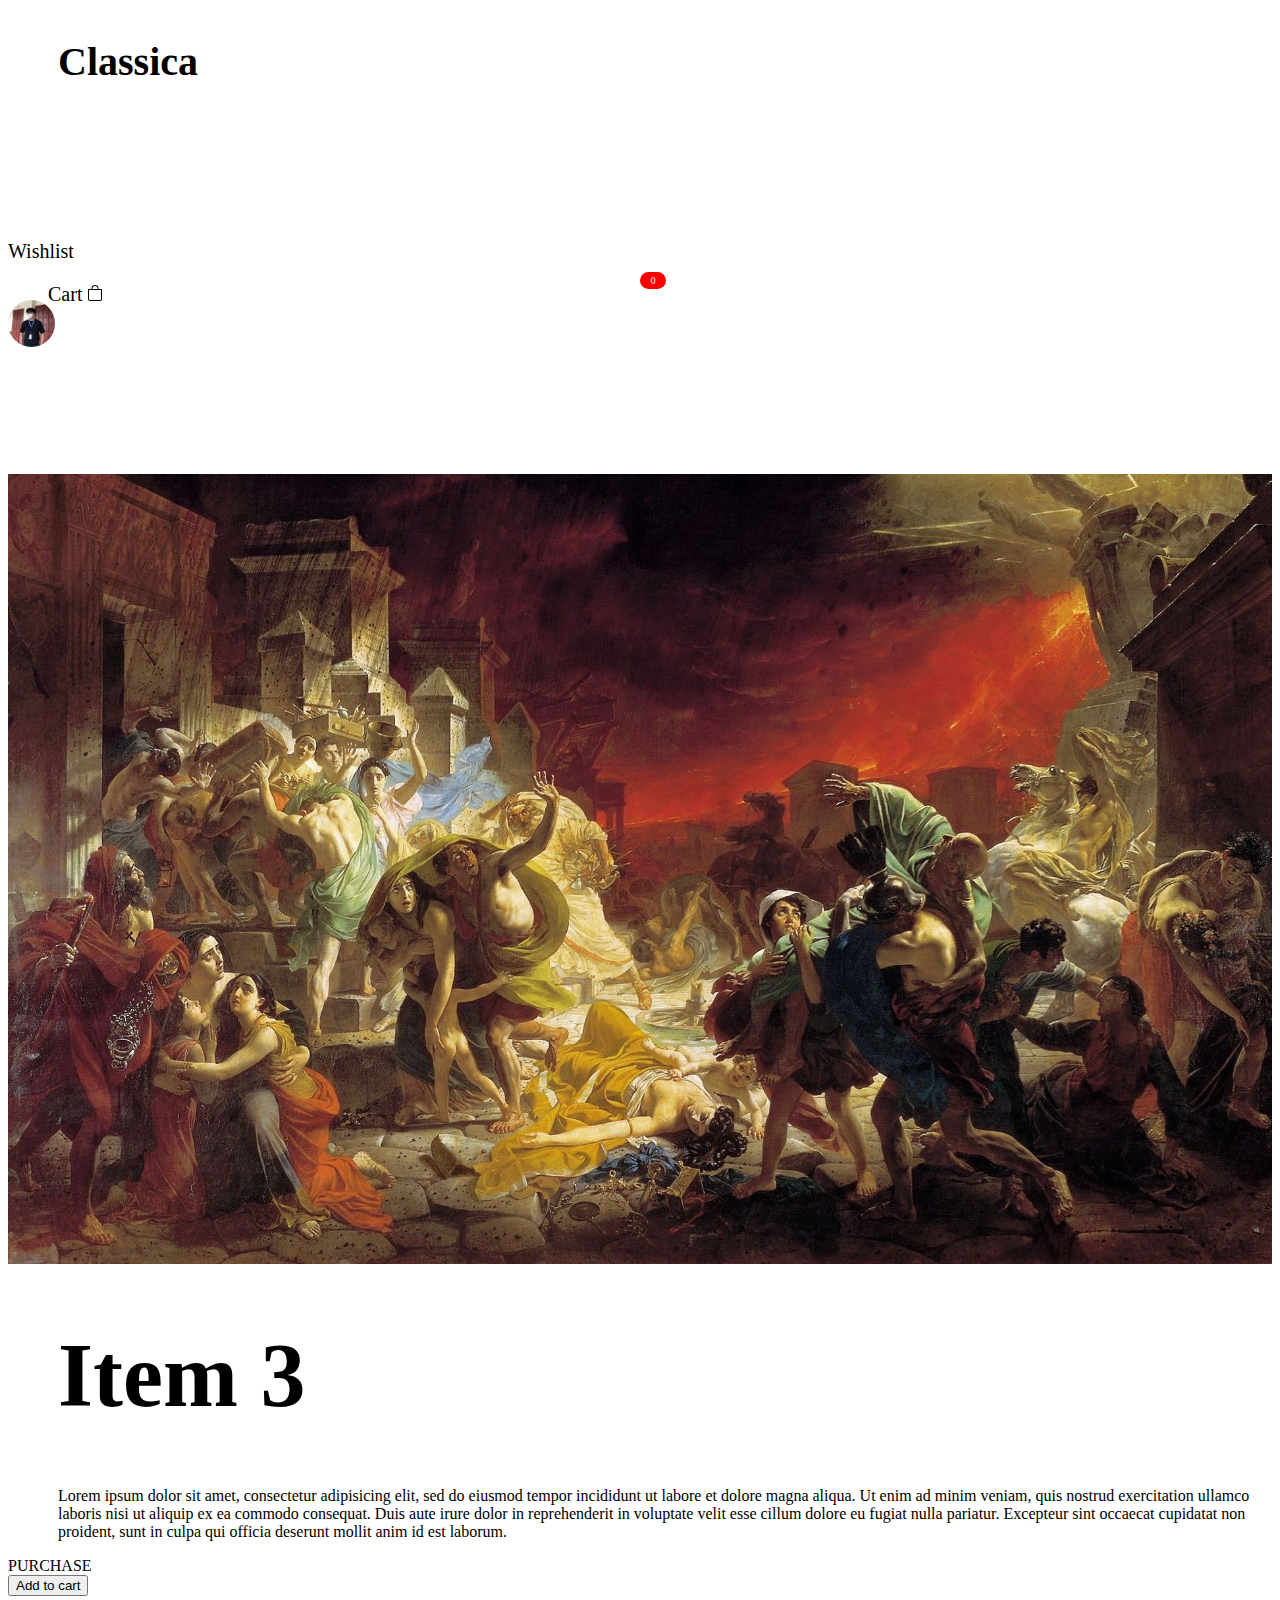
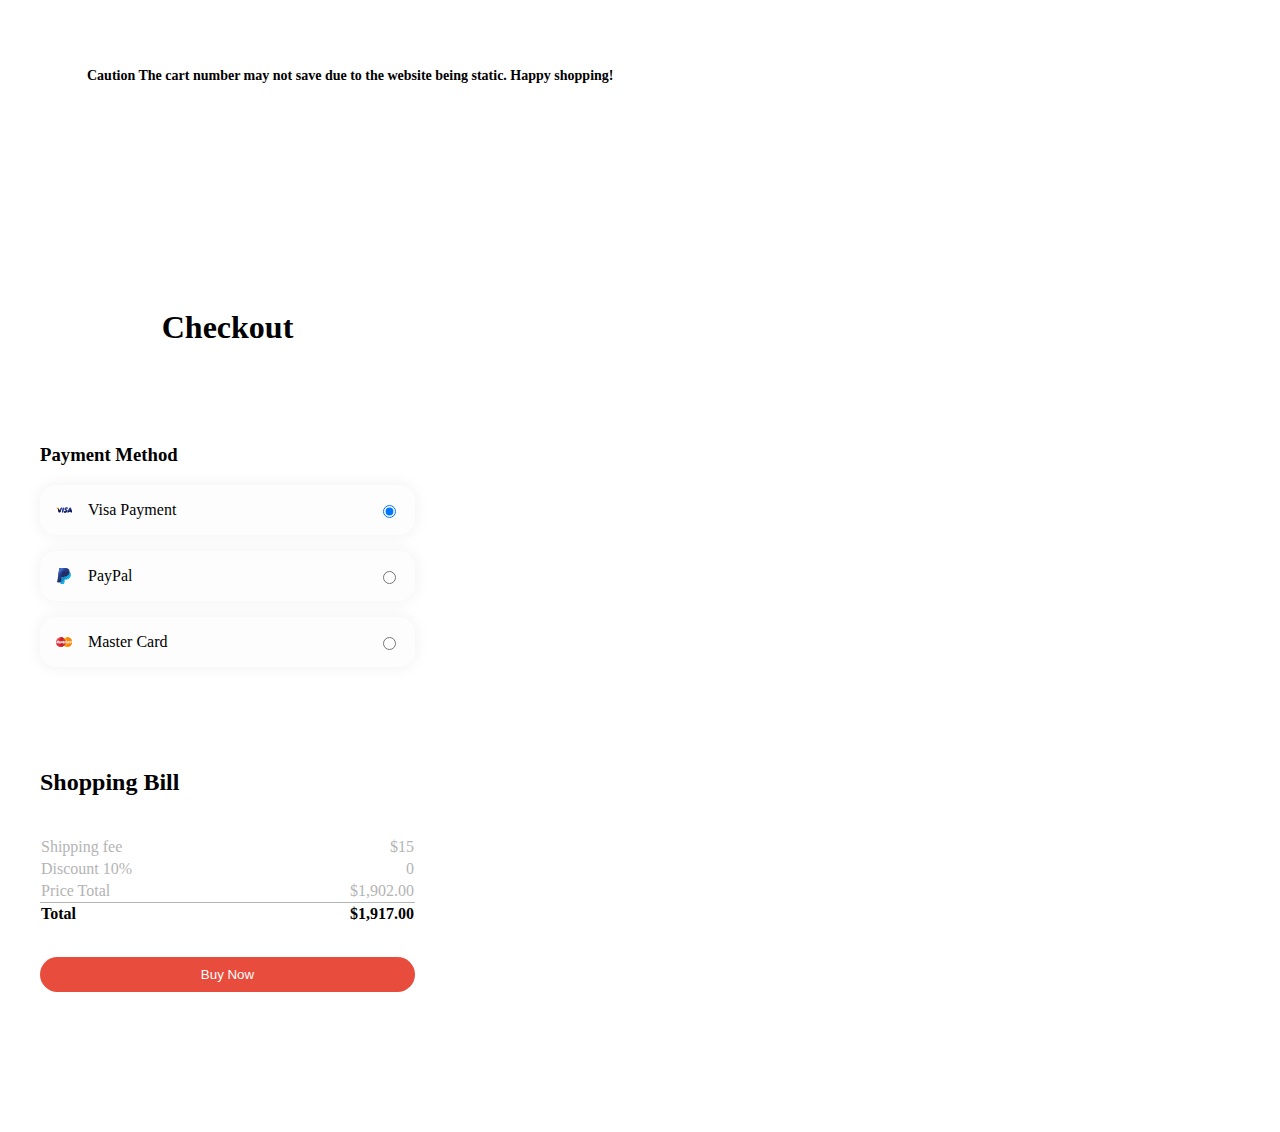
<file: item3.html>
<html lang="en" dir="ltr">
  <head>
    <meta charset="utf-8">
    <link href="https://cdn.jsdelivr.net/npm/bootstrap@5.3.0-alpha2/dist/css/bootstrap.min.css" rel="stylesheet" integrity="sha384-aFq/bzH65dt+w6FI2ooMVUpc+21e0SRygnTpmBvdBgSdnuTN7QbdgL+OapgHtvPp" crossorigin="anonymous">
    <link rel="stylesheet" href="index.css">
  </head>
  <body>
    <div class="row g-0">
      <div class="col-lg-8 col-md-8 col-sm-12">
        <a href="frameset.html" style="text-decoration:none; color:black;">
          <h6 class="item_title">Classica</h6>
                   </a>
      </div>
      <div class="col-lg-4 col-md-4 col-sm-12">
        <div style="padding-top:42px;">
          <div class="row g-0">
              <div class="col-lg-4 col-sm-12"></div>
              <div class="col-lg-8 col-sm-12">
                <div class="row g-0">
                  <div class="col-lg-2 col-md-4 col-sm-12">
                    <p style="font-size:20px;
                    padding-right:20px;">Wishlist</p>
                  </div>
                  <div class="col-lg-5 col-md-4 col-sm-12">
                    <p style="font-size:20px; padding-left:40px;">Cart
                      <span>
                        <svg xmlns="http://www.w3.org/2000/svg" width="16" height="16" fill="currentColor" class="bi bi-bag" viewBox="0 0 16 16">
                          <path d="M8 1a2.5 2.5 0 0 1 2.5 2.5V4h-5v-.5A2.5 2.5 0 0 1 8 1zm3.5 3v-.5a3.5 3.5 0 1 0-7 0V4H1v10a2 2 0 0 0 2 2h10a2 2 0 0 0 2-2V4h-3.5zM2 5h12v9a1 1 0 0 1-1 1H3a1 1 0 0 1-1-1V5z"/>
                        </svg>
                        <p class="cart_count_item">0</p>
                      </span>
                    </p>
                  </div>
                  <div class="col-lg-5 col-md-4 col-sm-12">
                    <!-- user img -->
                    <img src="user_profile.jpg" class="item_profile">
                  </div>
                </div>
              </div>
          </div>
        </div>
      </div>
    </div>
    <!-- end of header -->
    <div class="container" style="margin-top:10%">
      <div class="row g-0">
        <div class="col-lg-6 col-md-6 col-sm-12">
          <img src="item3.jpg" style="width:100%;">
        </div>
        <div class="col-lg-6 col-md-6 col-sm-12">
          <h1 style="font-family: 'Baskerville', serif;
                    padding-left:50px;
                    font-size:90px;">Item 3</h1>
          <p style="padding-left:50px;">Lorem ipsum dolor sit amet, consectetur adipisicing elit, sed do eiusmod tempor incididunt ut labore et dolore magna aliqua. Ut enim ad minim veniam, quis nostrud exercitation ullamco laboris nisi ut aliquip ex ea commodo consequat. Duis aute irure dolor in reprehenderit in voluptate velit esse cillum dolore eu fugiat nulla pariatur.
             Excepteur sint occaecat cupidatat non proident, sunt in culpa qui officia deserunt mollit anim id est laborum.</p>
             <div class="row">
               <div class="col-lg-6 col-md-6 col-sm-12">
                 <a class="btn btn-primary btn-lg btn-block"  class="purchase_btn" data-bs-toggle="modal" data-bs-target="#exampleModal">PURCHASE</a>
               </div>
               <div class="col-lg-6 col-md-6 col-sm-12">
                 <button onclick="add_cart()" class="btn btn-primary btn-lg btn-block" class="add_to_cart_btn">Add to cart</button>

               </div>
               <div class="col-lg-12 col-md-12 col-sm-12">
                 <h5 class="text-center" id="add_cart_note">Caution The cart number may not save due to the website being static. Happy shopping!</h5>
               </div>
             </div>
        </div>
      </div>
    </div>

    <!-- modal -->
    <div  class="modal" id="exampleModal" tabindex="-1" aria-labelledby="exampleModalLabel" aria-hidden="true">
      <div class="modal-dialog">
        <div class="modal-content" class="item_modal_content">
          <div class="modal-body" class="item_modal_body">
                                         <div class="iphone">
                                 <header class="header">
                                   <h1>Checkout</h1>
                                 </header>

                                 <form class="form">
                                   <div>
                                     <h3 style="padding-top:50px;">Payment Method</h3>
                                     <div class="form__radios">
                                       <div class="form__radio">
                                         <label for="visa"><svg class="icon">
                                             <use xlink:href="#icon-visa" />
                                           </svg>Visa Payment</label>
                                         <input checked id="visa" name="payment-method" type="radio" />
                                       </div>

                                       <div class="form__radio">
                                         <label for="paypal"><svg class="icon">
                                             <use xlink:href="#icon-paypal" />
                                           </svg>PayPal</label>
                                         <input id="paypal" name="payment-method" type="radio" />
                                       </div>

                                       <div class="form__radio">
                                         <label for="mastercard"><svg class="icon">
                                             <use xlink:href="#icon-mastercard" />
                                           </svg>Master Card</label>
                                         <input id="mastercard" name="payment-method" type="radio" />
                                       </div>
                                     </div>
                                   </div>


                                   <div>
                                     <h2 style="padding-top:50px; padding-bottom:20px;">Shopping Bill</h2>

                                     <table>
                                       <tbody>
                                         <tr>
                                           <td>Shipping fee</td>
                                           <td align="right">$15</td>
                                         </tr>
                                         <tr>
                                           <td>Discount 10%</td>
                                           <td align="right">0</td>
                                         </tr>
                                         <tr>
                                           <td>Price Total</td>
                                           <td align="right">$1,902.00</td>
                                         </tr>
                                       </tbody>
                                       <tfoot>
                                         <tr>
                                           <td>Total</td>
                                           <td align="right">$1,917.00</td>
                                         </tr>
                                       </tfoot>
                                     </table>
                                   </div>

                                   <div>
                                     <button class="button button--full" type="submit">Buy Now</button>
                                   </div>
                                 </form>
                               </div>

                               <svg xmlns="http://www.w3.org/2000/svg" style="display: none">

                                 <symbol id="icon-shopping-bag" viewBox="0 0 24 24">
                                   <path d="M20 7h-4v-3c0-2.209-1.791-4-4-4s-4 1.791-4 4v3h-4l-2 17h20l-2-17zm-11-3c0-1.654 1.346-3 3-3s3 1.346 3 3v3h-6v-3zm-4.751 18l1.529-13h2.222v1.5c0 .276.224.5.5.5s.5-.224.5-.5v-1.5h6v1.5c0 .276.224.5.5.5s.5-.224.5-.5v-1.5h2.222l1.529 13h-15.502z" />
                                 </symbol>

                                 <symbol id="icon-mastercard" viewBox="0 0 504 504">
                                   <path d="m504 252c0 83.2-67.2 151.2-151.2 151.2-83.2 0-151.2-68-151.2-151.2 0-83.2 67.2-151.2 150.4-151.2 84.8 0 152 68 152 151.2z" fill="#ffb600" />
                                   <path d="m352.8 100.8c83.2 0 151.2 68 151.2 151.2 0 83.2-67.2 151.2-151.2 151.2-83.2 0-151.2-68-151.2-151.2" fill="#f7981d" />
                                   <path d="m352.8 100.8c83.2 0 151.2 68 151.2 151.2 0 83.2-67.2 151.2-151.2 151.2" fill="#ff8500" />
                                   <path d="m149.6 100.8c-82.4.8-149.6 68-149.6 151.2s67.2 151.2 151.2 151.2c39.2 0 74.4-15.2 101.6-39.2 5.6-4.8 10.4-10.4 15.2-16h-31.2c-4-4.8-8-10.4-11.2-15.2h53.6c3.2-4.8 6.4-10.4 8.8-16h-71.2c-2.4-4.8-4.8-10.4-6.4-16h83.2c4.8-15.2 8-31.2 8-48 0-11.2-1.6-21.6-3.2-32h-92.8c.8-5.6 2.4-10.4 4-16h83.2c-1.6-5.6-4-11.2-6.4-16h-70.4c2.4-5.6 5.6-10.4 8.8-16h53.6c-3.2-5.6-7.2-11.2-12-16h-29.6c4.8-5.6 9.6-10.4 15.2-15.2-26.4-24.8-62.4-39.2-101.6-39.2 0-1.6 0-1.6-.8-1.6z" fill="#ff5050" />
                                   <path d="m0 252c0 83.2 67.2 151.2 151.2 151.2 39.2 0 74.4-15.2 101.6-39.2 5.6-4.8 10.4-10.4 15.2-16h-31.2c-4-4.8-8-10.4-11.2-15.2h53.6c3.2-4.8 6.4-10.4 8.8-16h-71.2c-2.4-4.8-4.8-10.4-6.4-16h83.2c4.8-15.2 8-31.2 8-48 0-11.2-1.6-21.6-3.2-32h-92.8c.8-5.6 2.4-10.4 4-16h83.2c-1.6-5.6-4-11.2-6.4-16h-70.4c2.4-5.6 5.6-10.4 8.8-16h53.6c-3.2-5.6-7.2-11.2-12-16h-29.6c4.8-5.6 9.6-10.4 15.2-15.2-26.4-24.8-62.4-39.2-101.6-39.2h-.8" fill="#e52836" />
                                   <path d="m151.2 403.2c39.2 0 74.4-15.2 101.6-39.2 5.6-4.8 10.4-10.4 15.2-16h-31.2c-4-4.8-8-10.4-11.2-15.2h53.6c3.2-4.8 6.4-10.4 8.8-16h-71.2c-2.4-4.8-4.8-10.4-6.4-16h83.2c4.8-15.2 8-31.2 8-48 0-11.2-1.6-21.6-3.2-32h-92.8c.8-5.6 2.4-10.4 4-16h83.2c-1.6-5.6-4-11.2-6.4-16h-70.4c2.4-5.6 5.6-10.4 8.8-16h53.6c-3.2-5.6-7.2-11.2-12-16h-29.6c4.8-5.6 9.6-10.4 15.2-15.2-26.4-24.8-62.4-39.2-101.6-39.2h-.8" fill="#cb2026" />
                                   <g fill="#fff">
                                     <path d="m204.8 290.4 2.4-13.6c-.8 0-2.4.8-4 .8-5.6 0-6.4-3.2-5.6-4.8l4.8-28h8.8l2.4-15.2h-8l1.6-9.6h-16s-9.6 52.8-9.6 59.2c0 9.6 5.6 13.6 12.8 13.6 4.8 0 8.8-1.6 10.4-2.4z" />
                                     <path d="m210.4 264.8c0 22.4 15.2 28 28 28 12 0 16.8-2.4 16.8-2.4l3.2-15.2s-8.8 4-16.8 4c-17.6 0-14.4-12.8-14.4-12.8h32.8s2.4-10.4 2.4-14.4c0-10.4-5.6-23.2-23.2-23.2-16.8-1.6-28.8 16-28.8 36zm28-23.2c8.8 0 7.2 10.4 7.2 11.2h-17.6c0-.8 1.6-11.2 10.4-11.2z" />
                                     <path d="m340 290.4 3.2-17.6s-8 4-13.6 4c-11.2 0-16-8.8-16-18.4 0-19.2 9.6-29.6 20.8-29.6 8 0 14.4 4.8 14.4 4.8l2.4-16.8s-9.6-4-18.4-4c-18.4 0-36.8 16-36.8 46.4 0 20 9.6 33.6 28.8 33.6 6.4 0 15.2-2.4 15.2-2.4z" />
                                     <path d="m116.8 227.2c-11.2 0-19.2 3.2-19.2 3.2l-2.4 13.6s7.2-3.2 17.6-3.2c5.6 0 10.4.8 10.4 5.6 0 3.2-.8 4-.8 4s-4.8 0-7.2 0c-13.6 0-28.8 5.6-28.8 24 0 14.4 9.6 17.6 15.2 17.6 11.2 0 16-7.2 16.8-7.2l-.8 6.4h14.4l6.4-44c0-19.2-16-20-21.6-20zm3.2 36c0 2.4-1.6 15.2-11.2 15.2-4.8 0-6.4-4-6.4-6.4 0-4 2.4-9.6 14.4-9.6 2.4.8 3.2.8 3.2.8z" />
                                     <path d="m153.6 292c4 0 24 .8 24-20.8 0-20-19.2-16-19.2-24 0-4 3.2-5.6 8.8-5.6 2.4 0 11.2.8 11.2.8l2.4-14.4s-5.6-1.6-15.2-1.6c-12 0-24 4.8-24 20.8 0 18.4 20 16.8 20 24 0 4.8-5.6 5.6-9.6 5.6-7.2 0-14.4-2.4-14.4-2.4l-2.4 14.4c.8 1.6 4.8 3.2 18.4 3.2z" />
                                     <path d="m472.8 214.4-3.2 21.6s-6.4-8-15.2-8c-14.4 0-27.2 17.6-27.2 38.4 0 12.8 6.4 26.4 20 26.4 9.6 0 15.2-6.4 15.2-6.4l-.8 5.6h16l12-76.8zm-7.2 42.4c0 8.8-4 20-12.8 20-5.6 0-8.8-4.8-8.8-12.8 0-12.8 5.6-20.8 12.8-20.8 5.6 0 8.8 4 8.8 13.6z" />
                                     <path d="m29.6 291.2 9.6-57.6 1.6 57.6h11.2l20.8-57.6-8.8 57.6h16.8l12.8-76.8h-26.4l-16 47.2-.8-47.2h-23.2l-12.8 76.8z" />
                                     <path d="m277.6 291.2c4.8-26.4 5.6-48 16.8-44 1.6-10.4 4-14.4 5.6-18.4 0 0-.8 0-3.2 0-7.2 0-12.8 9.6-12.8 9.6l1.6-8.8h-15.2l-10.4 62.4h17.6z" />
                                     <path d="m376.8 227.2c-11.2 0-19.2 3.2-19.2 3.2l-2.4 13.6s7.2-3.2 17.6-3.2c5.6 0 10.4.8 10.4 5.6 0 3.2-.8 4-.8 4s-4.8 0-7.2 0c-13.6 0-28.8 5.6-28.8 24 0 14.4 9.6 17.6 15.2 17.6 11.2 0 16-7.2 16.8-7.2l-.8 6.4h14.4l6.4-44c.8-19.2-16-20-21.6-20zm4 36c0 2.4-1.6 15.2-11.2 15.2-4.8 0-6.4-4-6.4-6.4 0-4 2.4-9.6 14.4-9.6 2.4.8 2.4.8 3.2.8z" />
                                     <path d="m412 291.2c4.8-26.4 5.6-48 16.8-44 1.6-10.4 4-14.4 5.6-18.4 0 0-.8 0-3.2 0-7.2 0-12.8 9.6-12.8 9.6l1.6-8.8h-15.2l-10.4 62.4h17.6z" />
                                   </g>
                                   <path d="m180 279.2c0 9.6 5.6 13.6 12.8 13.6 5.6 0 10.4-1.6 12-2.4l2.4-13.6c-.8 0-2.4.8-4 .8-5.6 0-6.4-3.2-5.6-4.8l4.8-28h8.8l2.4-15.2h-8l1.6-9.6" fill="#dce5e5" />
                                   <path d="m218.4 264.8c0 22.4 7.2 28 20 28 12 0 16.8-2.4 16.8-2.4l3.2-15.2s-8.8 4-16.8 4c-17.6 0-14.4-12.8-14.4-12.8h32.8s2.4-10.4 2.4-14.4c0-10.4-5.6-23.2-23.2-23.2-16.8-1.6-20.8 16-20.8 36zm20-23.2c8.8 0 10.4 10.4 10.4 11.2h-20.8c0-.8 1.6-11.2 10.4-11.2z" fill="#dce5e5" />
                                   <path d="m340 290.4 3.2-17.6s-8 4-13.6 4c-11.2 0-16-8.8-16-18.4 0-19.2 9.6-29.6 20.8-29.6 8 0 14.4 4.8 14.4 4.8l2.4-16.8s-9.6-4-18.4-4c-18.4 0-28.8 16-28.8 46.4 0 20 1.6 33.6 20.8 33.6 6.4 0 15.2-2.4 15.2-2.4z" fill="#dce5e5" />
                                   <path d="m95.2 244.8s7.2-3.2 17.6-3.2c5.6 0 10.4.8 10.4 5.6 0 3.2-.8 4-.8 4s-4.8 0-7.2 0c-13.6 0-28.8 5.6-28.8 24 0 14.4 9.6 17.6 15.2 17.6 11.2 0 16-7.2 16.8-7.2l-.8 6.4h14.4l6.4-44c0-18.4-16-19.2-22.4-19.2m12 34.4c0 2.4-9.6 15.2-19.2 15.2-4.8 0-6.4-4-6.4-6.4 0-4 2.4-9.6 14.4-9.6 2.4.8 11.2.8 11.2.8z" fill="#dce5e5" />
                                   <path d="m136 290.4s4.8 1.6 18.4 1.6c4 0 24 .8 24-20.8 0-20-19.2-16-19.2-24 0-4 3.2-5.6 8.8-5.6 2.4 0 11.2.8 11.2.8l2.4-14.4s-5.6-1.6-15.2-1.6c-12 0-16 4.8-16 20.8 0 18.4 12 16.8 12 24 0 4.8-5.6 5.6-9.6 5.6" fill="#dce5e5" />
                                   <path d="m469.6 236s-6.4-8-15.2-8c-14.4 0-19.2 17.6-19.2 38.4 0 12.8-1.6 26.4 12 26.4 9.6 0 15.2-6.4 15.2-6.4l-.8 5.6h16l12-76.8m-20.8 41.6c0 8.8-7.2 20-16 20-5.6 0-8.8-4.8-8.8-12.8 0-12.8 5.6-20.8 12.8-20.8 5.6 0 12 4 12 13.6z" fill="#dce5e5" />
                                   <path d="m29.6 291.2 9.6-57.6 1.6 57.6h11.2l20.8-57.6-8.8 57.6h16.8l12.8-76.8h-20l-22.4 47.2-.8-47.2h-8.8l-27.2 76.8z" fill="#dce5e5" />
                                   <path d="m260.8 291.2h16.8c4.8-26.4 5.6-48 16.8-44 1.6-10.4 4-14.4 5.6-18.4 0 0-.8 0-3.2 0-7.2 0-12.8 9.6-12.8 9.6l1.6-8.8" fill="#dce5e5" />
                                   <path d="m355.2 244.8s7.2-3.2 17.6-3.2c5.6 0 10.4.8 10.4 5.6 0 3.2-.8 4-.8 4s-4.8 0-7.2 0c-13.6 0-28.8 5.6-28.8 24 0 14.4 9.6 17.6 15.2 17.6 11.2 0 16-7.2 16.8-7.2l-.8 6.4h14.4l6.4-44c0-18.4-16-19.2-22.4-19.2m12 34.4c0 2.4-9.6 15.2-19.2 15.2-4.8 0-6.4-4-6.4-6.4 0-4 2.4-9.6 14.4-9.6 3.2.8 11.2.8 11.2.8z" fill="#dce5e5" />
                                   <path d="m395.2 291.2h16.8c4.8-26.4 5.6-48 16.8-44 1.6-10.4 4-14.4 5.6-18.4 0 0-.8 0-3.2 0-7.2 0-12.8 9.6-12.8 9.6l1.6-8.8" fill="#dce5e5" />
                                 </symbol>

                                 <symbol id="icon-paypal" viewBox="0 0 491.2 491.2">
                                   <path d="m392.049 36.8c-22.4-25.6-64-36.8-116-36.8h-152.8c-10.4 0-20 8-21.6 18.4l-64 403.2c-1.6 8 4.8 15.2 12.8 15.2h94.4l24-150.4-.8 4.8c1.6-10.4 10.4-18.4 21.6-18.4h44.8c88 0 156.8-36 176.8-139.2.8-3.2.8-6.4 1.6-8.8-2.4-1.6-2.4-1.6 0 0 5.6-38.4 0-64-20.8-88" fill="#263b80" />
                                   <path d="m412.849 124.8c-.8 3.2-.8 5.6-1.6 8.8-20 103.2-88.8 139.2-176.8 139.2h-44.8c-10.4 0-20 8-21.6 18.4l-29.6 186.4c-.8 7.2 4 13.6 11.2 13.6h79.2c9.6 0 17.6-7.2 19.2-16l.8-4 15.2-94.4.8-5.6c1.6-9.6 9.6-16 19.2-16h12c76.8 0 136.8-31.2 154.4-121.6 7.2-37.6 3.2-69.6-16-91.2-6.4-7.2-13.6-12.8-21.6-17.6" fill="#139ad6" />
                                   <path d="m391.249 116.8c-3.2-.8-6.4-1.6-9.6-2.4s-6.4-1.6-10.4-1.6c-12-2.4-25.6-3.2-39.2-3.2h-119.2c-3.2 0-5.6.8-8 1.6-5.6 2.4-9.6 8-10.4 14.4l-25.6 160.8-.8 4.8c1.6-10.4 10.4-18.4 21.6-18.4h44.8c88 0 156.8-36 176.8-139.2.8-3.2.8-6.4 1.6-8.8-4.8-2.4-10.4-4.8-16.8-7.2-1.6 0-3.2-.8-4.8-.8" fill="#232c65" />
                                   <path d="m275.249 0h-152c-10.4 0-20 8-21.6 18.4l-36.8 230.4 246.4-246.4c-11.2-1.6-23.2-2.4-36-2.4z" fill="#2a4dad" />
                                   <path d="m441.649 153.6c-2.4-4-4-8-7.2-12-5.6-6.4-13.6-12-21.6-16.8-.8 3.2-.8 5.6-1.6 8.8-20 103.2-88.8 139.2-176.8 139.2h-44.8c-10.4 0-20 8-21.6 18.4l-25.6 161.6z" fill="#0d7dbc" />
                                   <path d="m50.449 436.8h94.4l23.2-145.6c0-2.4.8-4 1.6-5.6l-131.2 131.2-.8 4.8c-.8 8 4.8 15.2 12.8 15.2z" fill="#232c65" />
                                   <path d="m246.449 0h-123.2c-3.2 0-5.6.8-8 1.6l-12 12c-.8 1.6-1.6 3.2-1.6 4.8l-24 150.4z" fill="#436bc4" />
                                   <path d="m450.449 232.8c2.4-12 3.2-23.2 3.2-34.4l-156 156c76-.8 135.2-32 152.8-121.6z" fill="#0cb2ed" />
                                   <path d="m248.849 471.2 12.8-80-100 100h68c9.6 0 17.6-7.2 19.2-16z" fill="#0cb2ed" />
                                   <g fill="#33e2ff" opacity=".6">
                                     <path d="m408.049 146.4 45.6 45.6c0-5.6-1.6-11.2-2.4-16.8l-40-40c-1.6 4-2.4 7.2-3.2 11.2z" />
                                     <path d="m396.849 180c-1.6 3.2-3.2 6.4-4.8 9.6l55.2 55.2c.8-4 1.6-8 2.4-12z" />
                                     <path d="m431.249 287.2c1.6-3.2 3.2-6.4 4.8-9.6l-60.8-60.8c-2.4 2.4-4 5.6-6.4 8z" />
                                     <path d="m335.249 250.4 69.6 69.6 7.2-7.2-68-68c-3.2 1.6-5.6 3.2-8.8 5.6z" />
                                     <path d="m292.849 266.4 76 76c3.2-1.6 6.4-3.2 9.6-4.8l-74.4-74.4c-4 .8-7.2 2.4-11.2 3.2z" />
                                     <path d="m320.849 353.6c4-.8 8.8-.8 12.8-1.6l-80-80c-4.8 0-8.8.8-13.6.8z" />
                                     <path d="m196.049 272.8h-6.4c-2.4 0-4.8.8-6.4.8l86.4 87.2c2.4-2.4 5.6-4.8 8.8-5.6z" />
                                     <path d="m164.049 314.4 94.4 94.4 2.4-12.8-94.4-94.4z" />
                                     <path d="m156.049 364.8 94.4 94.4 2.4-12-94.4-94.4z" />
                                     <path d="m150.449 403.2-1.6 12.8 75.2 75.2h5.6c2.4 0 4.8-.8 7.2-1.6z" />
                                     <path d="m140.049 466.4 24.8 24.8h14.4l-36.8-36.8z" />
                                   </g>
                                 </symbol>

                                 <symbol id="icon-visa" viewBox="0 0 504 504">
                                   <path d="m184.8 324.4 25.6-144h40l-24.8 144z" fill="#3c58bf" />
                                   <path d="m184.8 324.4 32.8-144h32.8l-24.8 144z" fill="#293688" />
                                   <path d="m370.4 182c-8-3.2-20.8-6.4-36.8-6.4-40 0-68.8 20-68.8 48.8 0 21.6 20 32.8 36 40s20.8 12 20.8 18.4c0 9.6-12.8 14.4-24 14.4-16 0-24.8-2.4-38.4-8l-5.6-2.4-5.6 32.8c9.6 4 27.2 8 45.6 8 42.4 0 70.4-20 70.4-50.4 0-16.8-10.4-29.6-34.4-40-14.4-7.2-23.2-11.2-23.2-18.4 0-6.4 7.2-12.8 23.2-12.8 13.6 0 23.2 2.4 30.4 5.6l4 1.6z" fill="#3c58bf" />
                                   <path d="m370.4 182c-8-3.2-20.8-6.4-36.8-6.4-40 0-61.6 20-61.6 48.8 0 21.6 12.8 32.8 28.8 40s20.8 12 20.8 18.4c0 9.6-12.8 14.4-24 14.4-16 0-24.8-2.4-38.4-8l-5.6-2.4-5.6 32.8c9.6 4 27.2 8 45.6 8 42.4 0 70.4-20 70.4-50.4 0-16.8-10.4-29.6-34.4-40-14.4-7.2-23.2-11.2-23.2-18.4 0-6.4 7.2-12.8 23.2-12.8 13.6 0 23.2 2.4 30.4 5.6l4 1.6z" fill="#293688" />
                                   <path d="m439.2 180.4c-9.6 0-16.8.8-20.8 10.4l-60 133.6h43.2l8-24h51.2l4.8 24h38.4l-33.6-144zm-18.4 96c2.4-7.2 16-42.4 16-42.4s3.2-8.8 5.6-14.4l2.4 13.6s8 36 9.6 44h-33.6z" fill="#3c58bf" />
                                   <path d="m448.8 180.4c-9.6 0-16.8.8-20.8 10.4l-69.6 133.6h43.2l8-24h51.2l4.8 24h38.4l-33.6-144zm-28 96c3.2-8 16-42.4 16-42.4s3.2-8.8 5.6-14.4l2.4 13.6s8 36 9.6 44h-33.6z" fill="#293688" />
                                   <path d="m111.2 281.2-4-20.8c-7.2-24-30.4-50.4-56-63.2l36 128h43.2l64.8-144h-43.2z" fill="#3c58bf" />
                                   <path d="m111.2 281.2-4-20.8c-7.2-24-30.4-50.4-56-63.2l36 128h43.2l64.8-144h-35.2z" fill="#293688" />
                                   <path d="m0 180.4 7.2 1.6c51.2 12 86.4 42.4 100 78.4l-14.4-68c-2.4-9.6-9.6-12-18.4-12z" fill="#ffbc00" />
                                   <path d="m0 180.4c51.2 12 93.6 43.2 107.2 79.2l-13.6-56.8c-2.4-9.6-10.4-15.2-19.2-15.2z" fill="#f7981d" />
                                   <path d="m0 180.4c51.2 12 93.6 43.2 107.2 79.2l-9.6-31.2c-2.4-9.6-5.6-19.2-16.8-23.2z" fill="#ed7c00" />
                                   <g fill="#051244">
                                     <path d="m151.2 276.4-27.2-27.2-12.8 30.4-3.2-20c-7.2-24-30.4-50.4-56-63.2l36 128h43.2z" />
                                     <path d="m225.6 324.4-34.4-35.2-6.4 35.2z" />
                                     <path d="m317.6 274.8c3.2 3.2 4.8 5.6 4 8.8 0 9.6-12.8 14.4-24 14.4-16 0-24.8-2.4-38.4-8l-5.6-2.4-5.6 32.8c9.6 4 27.2 8 45.6 8 25.6 0 46.4-7.2 58.4-20z" />
                                     <path d="m364 324.4h37.6l8-24h51.2l4.8 24h38.4l-13.6-58.4-48-46.4 2.4 12.8s8 36 9.6 44h-33.6c3.2-8 16-42.4 16-42.4s3.2-8.8 5.6-14.4" />
                                   </g>
                                 </symbol>
                               </svg>
          </div>
        </div>
      </div>
    </div>

  </body>
  <script src="https://cdn.jsdelivr.net/npm/bootstrap@5.3.0-alpha3/dist/js/bootstrap.bundle.min.js" integrity="sha384-ENjdO4Dr2bkBIFxQpeoTz1HIcje39Wm4jDKdf19U8gI4ddQ3GYNS7NTKfAdVQSZe" crossorigin="anonymous"></script>
  <script type="text/javascript">

  // simple script para mag add ng count sa cart natin once na press yung button
  document.getElementById('cart_count').style.display = "none";
  document.getElementById('add_cart_note').style.display = 'none';
  function add_cart(){
    // get the element
    var cart = document.getElementById('cart_count');
    var note = document.getElementById('add_cart_note');
    var cart_value = cart.innerHTML;
    // display the element
    cart.style.display = "block";

    // edit value
    cart_value++

    // display note
    note.style.display = 'block';

    cart.innerHTML = cart_value;

  }

  </script>
</html>
</file>
<file: index.css>
@import url('https://fonts.googleapis.com/css2?family=Baskervville&display=swap');
#login_btn:hover{
  background-color: white !important;
  color: black !important;
  border: 1px solid black !important;
}

#main_container_text{
  font-size: 109px;
  color: white;
  font-family: 'Baskerville', serif;
  font-weight: 100;
  margin-top: 18%;
  padding-right: 28%;
}

#main_container_text_desc{
  color:white;
  font-size:16px;
  margin-left:27%;
}

#login_btn_index{
  background-color:#E91F1F;
                    margin-left:27%;
                    text-decoration:none;
                    color:white;
                    padding-left:20px;
                    padding-right:20px;
                    padding-top:10px;
                    padding-bottom:10px;
                    border-radius:5px;
                    border:none;
                    font-family: 'Baskerville', serif;
                    letter-spacing:1px;
}

#exampleModal{
  margin-top:13% !important;
}

#modal_content{
  width: 802px;
  margin-left: -149px;
}
#modal_body{
  padding-top: 50px;
  padding-bottom: 50px;
  padding-left: 20px;
  height: 411px;
}
#modal_title{
  font-size: 69px;
  color: black;
  font-family: 'Baskerville', serif;
  font-weight: 100;
  text-align: center;
  padding-top: 116px;
}
#modal_greet{
  font-size:35px;
  font-weight: bold;
  padding-bottom:20px;
}
#Forgot_pass{
  font-size: 12px;
  text-decoration: none;
  color: red;
}
#create_acc{
  font-size: 12px;
  text-align: right;
  text-decoration: none;
  color: black;
}
#login_btn{
  width:100%;
  background-color:black;
  border-radius:1px;
  color:white;
  margin-top:20px;
  padding-top:15px;
  padding-bottom:15px;
}

/* end of index */


/* 404 page */
#create_acc_title{
  font-weight: bold;
  font-size: 102px;
  padding-top: 19%;
}

/* header page */
#header_title{
  padding-left:50px;
  font-size:40px;
  padding-top:30px;
  font-family: 'Baskerville', serif;
}

.cart_count{
  background-color: red;
  font-size: 10px;
  display: none;
  margin-top: -54px;
  text-align: center;
  width: 20px;
  border-radius: 32px;
  padding: 3px;
  color: white;
  margin-left: 50%;
}

#profile{
  border-radius: 50px;
  width: 47px;
  margin-top:-5px;
}


/* items */
.item_title{
  padding-left:50px;
             font-size:40px;
             padding-top:30px;
             font-family: 'Baskerville', serif;
}


input[type="radio"] {
accent-color: var(--color-primary);
}

table {
border-collapse: collapse;
inline-size: 100%;
}

tbody {
color: #b4b4b4;
}

td {
padding-block: 0.125em;
}

tfoot {
border-top: 1px solid #b4b4b4;
font-weight: 600;
}

.align {
display: grid;
place-items: center;
}

.button {
align-items: center;
background-color: #e74c3c;
border-radius: 999em;
color: #fff;
border: none;
display: flex;
/* gap: 0.5em; */
justify-content: center;
padding-block: 0.75em;
padding-inline: 1em;

}



.button--full {
inline-size: 100%;
}

.card {
border-radius: 1em;
background-color: var(--color-primary);
color: #fff;
padding: 1em;
}

.form {
display: grid;
gap: 2em;
}

.form__radios {
display: grid;
gap: 1em;
}

.form__radio {
align-items: center;
background-color: #fefdfe;
border-radius: 1em;
box-shadow: 0 0 1em rgba(0, 0, 0, 0.0625);
display: flex;
padding: 1em;
}

.form__radio label {
align-items: center;
display: flex;
flex: 1;
gap: 1em;
}

.header {
display: flex;
justify-content: center;
padding-block: 0.5em;
padding-inline: 1em;
}

.icon {
block-size: 1em;
display: inline-block;
fill: currentColor;
inline-size: 1em;
vertical-align: middle;
}

.iphone {
background-color: white;
/* background-image: linear-gradient(to bottom, #fbf6f7, #fff); */
border-radius: 2em;
block-size: 812px;
/* box-shadow: 0 0 1em rgba(0, 0, 0, 0.0625); */
inline-size: 375px;
overflow: auto;
padding: 2em;
}


.cart_count_item{
  background-color: red;
            font-size: 10px;
            /* display: none; */
            margin-top: -54px;
            text-align: center;
            width: 20px;
            border-radius: 32px;
            padding: 3px;
            color: white;
            margin-left: 50%;
}

.item_profile{
  border-radius: 50px;
  width: 47px;
  margin-top:-5px;
}

.purchase_btn{
  width:100%;
  margin-left:50px;
  background-color:black;
  border-radius:1px;
  color:white;
  margin-top:20px;
  padding-top:15px;
  border:none;
  padding-bottom:15px;
}

.add_to_cart_btn{
  width:100%;
  margin-left:50px;
  background-color:white;
  border-radius:1px;
  color:black;
  margin-top:20px;
  padding-top:15px;
  border:1px solid black;
  padding-bottom:15px;
}

#add_cart_note{
  padding-left: 79px;
  padding-top: 48px;
  font-size: 14px;
}

.item_modal_content{
  width: 802px;
  margin-left: -149px;
  border: none !important;
  background:none !important;
}
.item_modal_body{
  padding-top: 50px;
  padding-bottom: 50px;
  padding-left: 252px;
  height: 411px;
}

/* products page */
#shop_title{
  font-size:35px;
  padding-top:15px;
  font-weight:500;
}
#shop_title_span{
  font-size:20px;
  padding-left:20px;
  color:#878282;
  font-weight:normal;
}
#prev_btn{
  font-size:18px;
            padding-top:15px;
            font-weight:500;
            text-align:right;
}
#next_btn{
  padding-left:10px;
               padding-right:10px;
               font-weight:100;
               color:gray;
}
</file>
